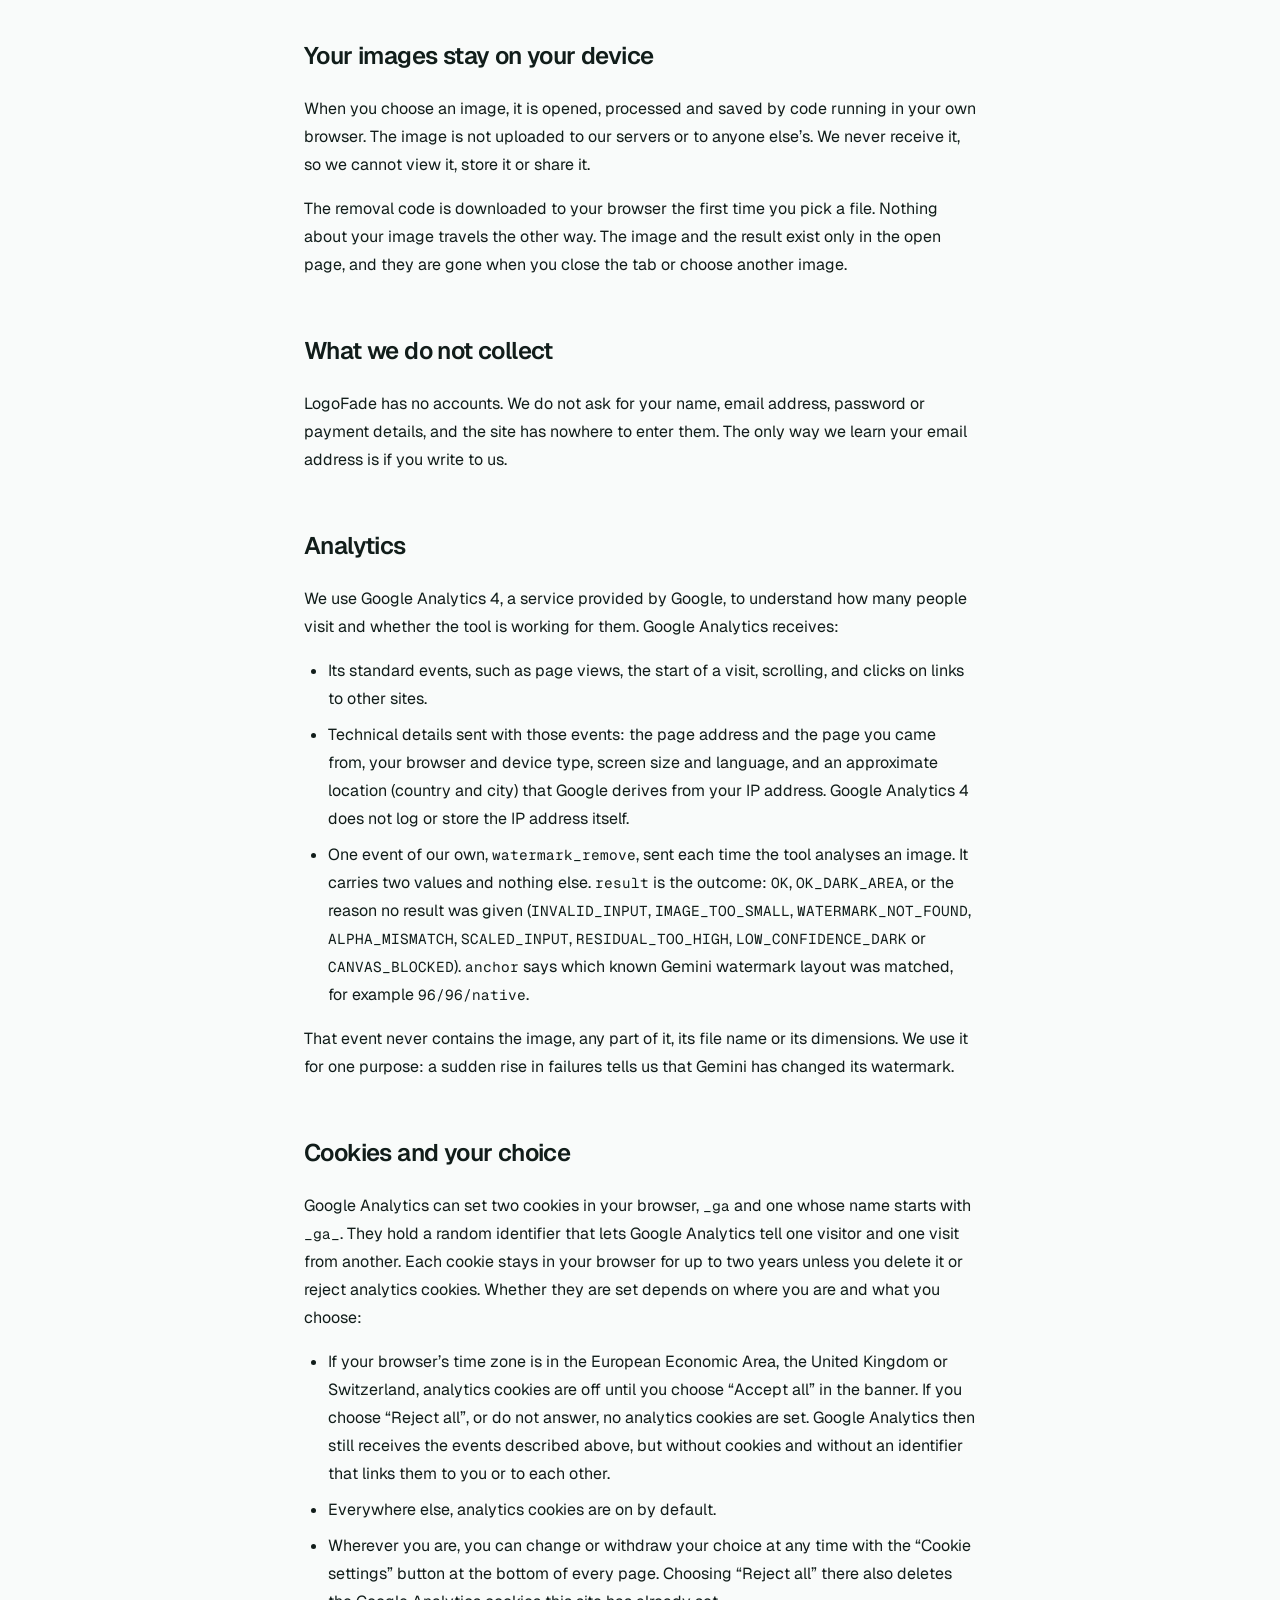
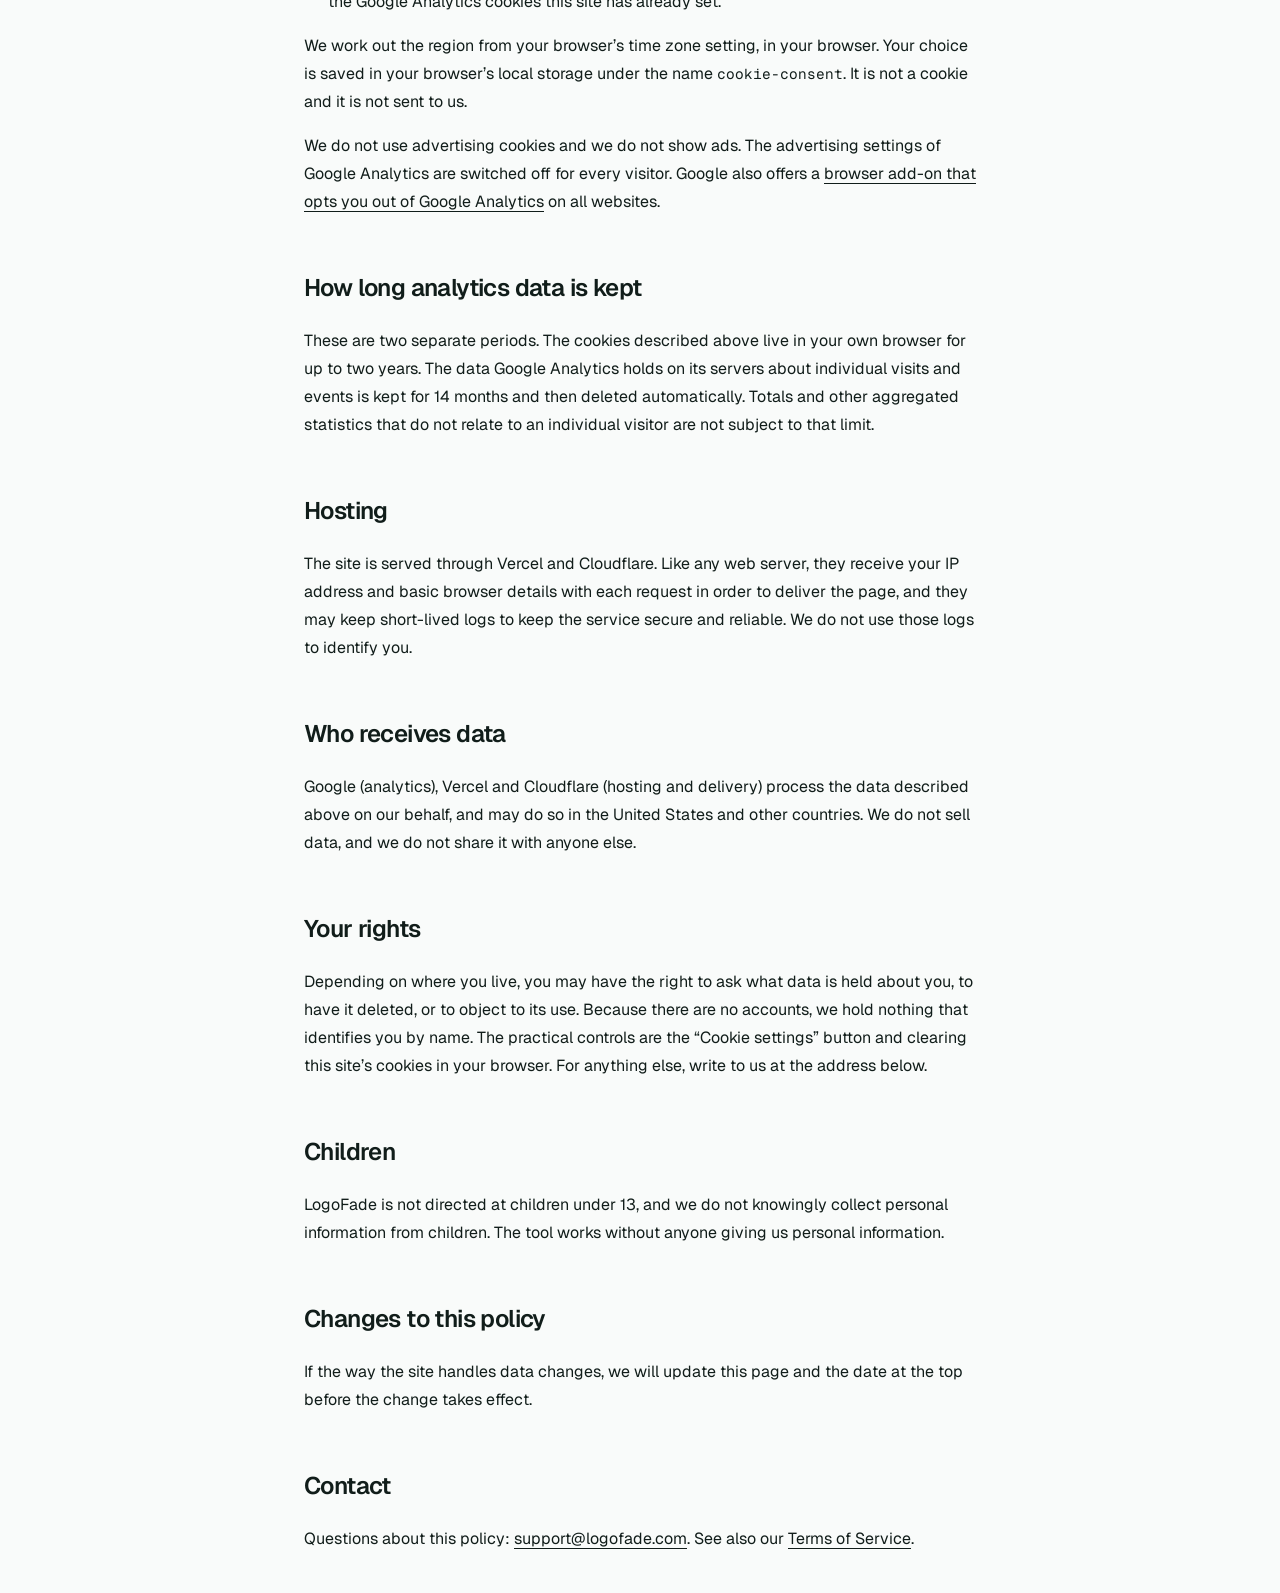
<file: design/privacy/body-sections/preview.html>
<!doctype html>
<html lang="en">
<head>
<meta charset="UTF-8" />
<meta name="viewport" content="width=device-width, initial-scale=1.0" />
<title>/privacy — 正文流预览（LogoFade）</title>
<link rel="preconnect" href="https://fonts.googleapis.com" />
<link rel="preconnect" href="https://fonts.gstatic.com" crossorigin />
<link href="https://fonts.googleapis.com/css2?family=Geist:wght@400;500;600;700&family=Geist+Mono:wght@400;500&display=swap" rel="stylesheet" />
<style>
  :root{ --background:#f9fbfa; --foreground:#111d1a; --muted:#576b66; }
  body{ background:var(--background); color:var(--foreground);
        font-family:"Geist",ui-sans-serif,system-ui,sans-serif;
        -webkit-font-smoothing:antialiased; margin:0; }
  .wrap{ max-width:672px; margin:0 auto; padding:40px 16px; }
  section{ margin-top:56px; }
  section:first-child{ margin-top:0; }
  h2{ font-size:1.5rem; font-weight:600; letter-spacing:-0.025em; margin:0; }
  .body{ margin-top:24px; }
  .body > * + *{ margin-top:16px; }
  p{ line-height:1.75; margin:0; }
  /* 以下三行对应 spec「待我确认」中的现网值，仅用于预览效果 */
  a{ text-decoration:underline; text-underline-offset:4px; color:inherit; }
  ul{ list-style:disc; padding-left:24px; margin:0; }
  li{ margin-top:8px; line-height:1.75; }
  code{ font-family:"Geist Mono",ui-monospace,monospace; font-size:0.9em; }
</style>
</head>
<body>
  <main class="wrap">

    <section>
      <h2>Your images stay on your device</h2>
      <div class="body">
        <p>When you choose an image, it is opened, processed and saved by code running in your own browser. The image is not uploaded to our servers or to anyone else&rsquo;s. We never receive it, so we cannot view it, store it or share it.</p>
        <p>The removal code is downloaded to your browser the first time you pick a file. Nothing about your image travels the other way. The image and the result exist only in the open page, and they are gone when you close the tab or choose another image.</p>
      </div>
    </section>

    <section>
      <h2>What we do not collect</h2>
      <div class="body">
        <p>LogoFade has no accounts. We do not ask for your name, email address, password or payment details, and the site has nowhere to enter them. The only way we learn your email address is if you write to us.</p>
      </div>
    </section>

    <section>
      <h2>Analytics</h2>
      <div class="body">
        <p>We use Google Analytics 4, a service provided by Google, to understand how many people visit and whether the tool is working for them. Google Analytics receives:</p>
        <ul>
          <li>Its standard events, such as page views, the start of a visit, scrolling, and clicks on links to other sites.</li>
          <li>Technical details sent with those events: the page address and the page you came from, your browser and device type, screen size and language, and an approximate location (country and city) that Google derives from your IP address. Google Analytics 4 does not log or store the IP address itself.</li>
          <li>One event of our own, <code>watermark_remove</code>, sent each time the tool analyses an image. It carries two values and nothing else. <code>result</code> is the outcome: <code>OK</code>, <code>OK_DARK_AREA</code>, or the reason no result was given (<code>INVALID_INPUT</code>, <code>IMAGE_TOO_SMALL</code>, <code>WATERMARK_NOT_FOUND</code>, <code>ALPHA_MISMATCH</code>, <code>SCALED_INPUT</code>, <code>RESIDUAL_TOO_HIGH</code>, <code>LOW_CONFIDENCE_DARK</code> or <code>CANVAS_BLOCKED</code>). <code>anchor</code> says which known Gemini watermark layout was matched, for example <code>96/96/native</code>.</li>
        </ul>
        <p>That event never contains the image, any part of it, its file name or its dimensions. We use it for one purpose: a sudden rise in failures tells us that Gemini has changed its watermark.</p>
      </div>
    </section>

    <section>
      <h2>Cookies and your choice</h2>
      <div class="body">
        <p>Google Analytics can set two cookies in your browser, <code>_ga</code> and one whose name starts with <code>_ga_</code>. They hold a random identifier that lets Google Analytics tell one visitor and one visit from another. Each cookie stays in your browser for up to two years unless you delete it or reject analytics cookies. Whether they are set depends on where you are and what you choose:</p>
        <ul>
          <li>If your browser&rsquo;s time zone is in the European Economic Area, the United Kingdom or Switzerland, analytics cookies are off until you choose &ldquo;Accept all&rdquo; in the banner. If you choose &ldquo;Reject all&rdquo;, or do not answer, no analytics cookies are set. Google Analytics then still receives the events described above, but without cookies and without an identifier that links them to you or to each other.</li>
          <li>Everywhere else, analytics cookies are on by default.</li>
          <li>Wherever you are, you can change or withdraw your choice at any time with the &ldquo;Cookie settings&rdquo; button at the bottom of every page. Choosing &ldquo;Reject all&rdquo; there also deletes the Google Analytics cookies this site has already set.</li>
        </ul>
        <p>We work out the region from your browser&rsquo;s time zone setting, in your browser. Your choice is saved in your browser&rsquo;s local storage under the name <code>cookie-consent</code>. It is not a cookie and it is not sent to us.</p>
        <p>We do not use advertising cookies and we do not show ads. The advertising settings of Google Analytics are switched off for every visitor. Google also offers a <a href="https://tools.google.com/dlpage/gaoptout">browser add-on that opts you out of Google Analytics</a> on all websites.</p>
      </div>
    </section>

    <section>
      <h2>How long analytics data is kept</h2>
      <div class="body">
        <p>These are two separate periods. The cookies described above live in your own browser for up to two years. The data Google Analytics holds on its servers about individual visits and events is kept for 14 months and then deleted automatically. Totals and other aggregated statistics that do not relate to an individual visitor are not subject to that limit.</p>
      </div>
    </section>

    <section>
      <h2>Hosting</h2>
      <div class="body">
        <p>The site is served through Vercel and Cloudflare. Like any web server, they receive your IP address and basic browser details with each request in order to deliver the page, and they may keep short-lived logs to keep the service secure and reliable. We do not use those logs to identify you.</p>
      </div>
    </section>

    <section>
      <h2>Who receives data</h2>
      <div class="body">
        <p>Google (analytics), Vercel and Cloudflare (hosting and delivery) process the data described above on our behalf, and may do so in the United States and other countries. We do not sell data, and we do not share it with anyone else.</p>
      </div>
    </section>

    <section>
      <h2>Your rights</h2>
      <div class="body">
        <p>Depending on where you live, you may have the right to ask what data is held about you, to have it deleted, or to object to its use. Because there are no accounts, we hold nothing that identifies you by name. The practical controls are the &ldquo;Cookie settings&rdquo; button and clearing this site&rsquo;s cookies in your browser. For anything else, write to us at the address below.</p>
      </div>
    </section>

    <section>
      <h2>Children</h2>
      <div class="body">
        <p>LogoFade is not directed at children under 13, and we do not knowingly collect personal information from children. The tool works without anyone giving us personal information.</p>
      </div>
    </section>

    <section>
      <h2>Changes to this policy</h2>
      <div class="body">
        <p>If the way the site handles data changes, we will update this page and the date at the top before the change takes effect.</p>
      </div>
    </section>

    <section>
      <h2>Contact</h2>
      <div class="body">
        <p>Questions about this policy: <a href="mailto:support@logofade.com">support@logofade.com</a>. See also our <a href="/terms">Terms of Service</a>.</p>
      </div>
    </section>

  </main>
</body>
</html>
</file>
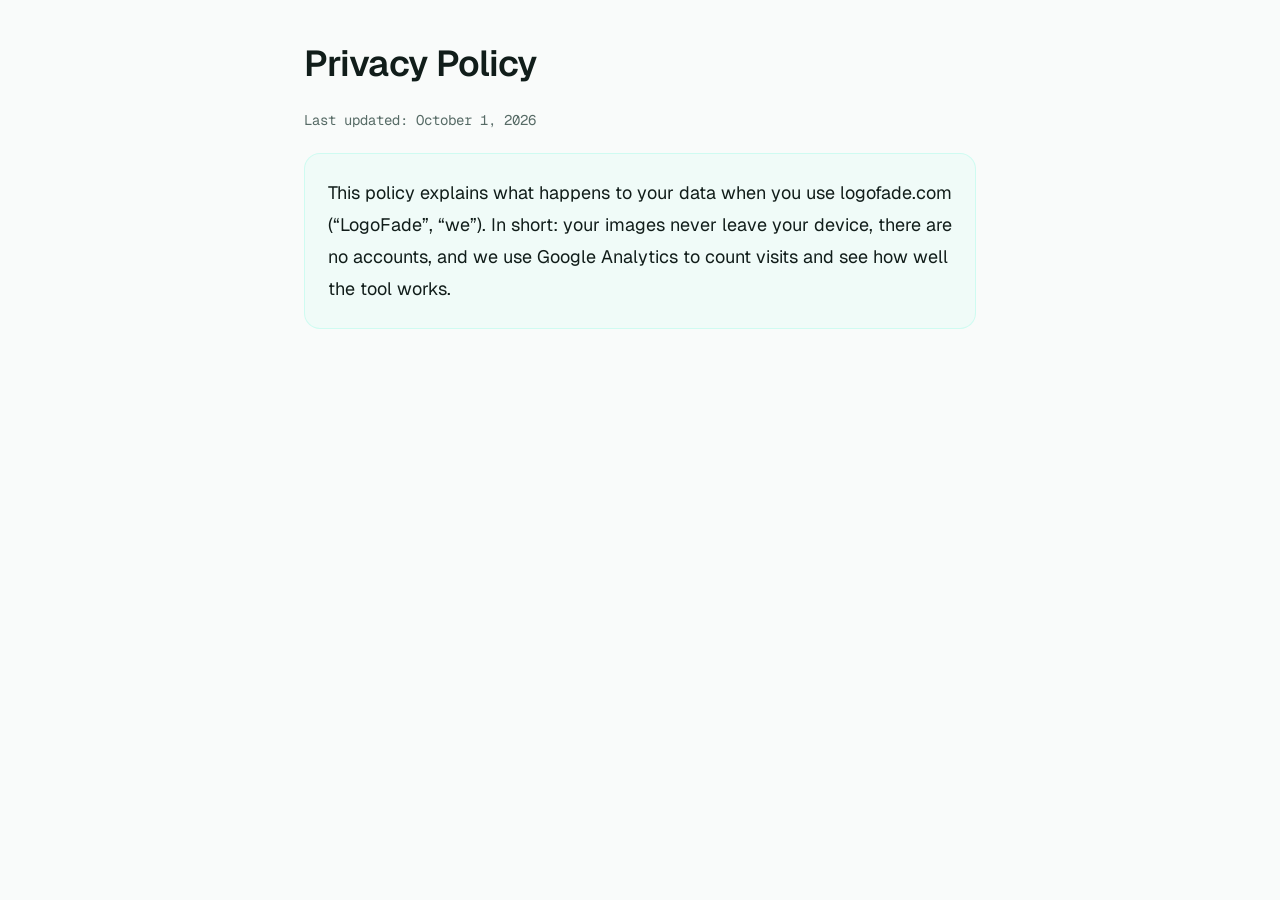
<file: design/privacy/page-header/preview.html>
<!doctype html>
<html lang="en">
<head>
<meta charset="UTF-8" />
<meta name="viewport" content="width=device-width, initial-scale=1.0" />
<title>/privacy — 页头预览（LogoFade）</title>
<link rel="preconnect" href="https://fonts.googleapis.com" />
<link rel="preconnect" href="https://fonts.gstatic.com" crossorigin />
<link href="https://fonts.googleapis.com/css2?family=Geist:wght@400;500;600;700&family=Geist+Mono:wght@400;500&display=swap" rel="stylesheet" />
<style>
  :root{
    --background:#f9fbfa; --foreground:#111d1a; --muted:#576b66;
    --teal-6:#6efcd90f; --teal-25:#6efcd940;
  }
  body{ background:var(--background); color:var(--foreground);
        font-family:"Geist",ui-sans-serif,system-ui,sans-serif;
        -webkit-font-smoothing:antialiased; margin:0; }
  .wrap{ max-width:672px; margin:0 auto; padding:40px 16px; }
  .h1{ font-size:1.875rem; font-weight:600; letter-spacing:-0.025em; margin:0; }
  @media (min-width:640px){ .h1{ font-size:2.25rem; } }
  .date{ margin-top:24px; font-family:"Geist Mono",ui-monospace,monospace;
         font-size:0.875rem; color:var(--muted); }
  .intro-card{ margin-top:24px; border-radius:1rem; background:var(--teal-6);
               padding:24px; box-shadow:inset 0 0 0 1px var(--teal-25); }
  .intro-card p{ margin:0; font-size:1.125rem; line-height:2rem; }
</style>
</head>
<body>
  <main class="wrap">
    <h1 class="h1">Privacy Policy</h1>
    <p class="date">Last updated: October 1, 2026</p>
    <div class="intro-card">
      <p>This policy explains what happens to your data when you use logofade.com (&ldquo;LogoFade&rdquo;, &ldquo;we&rdquo;). In short: your images never leave your device, there are no accounts, and we use Google Analytics to count visits and see how well the tool works.</p>
    </div>
  </main>
</body>
</html>
</file>
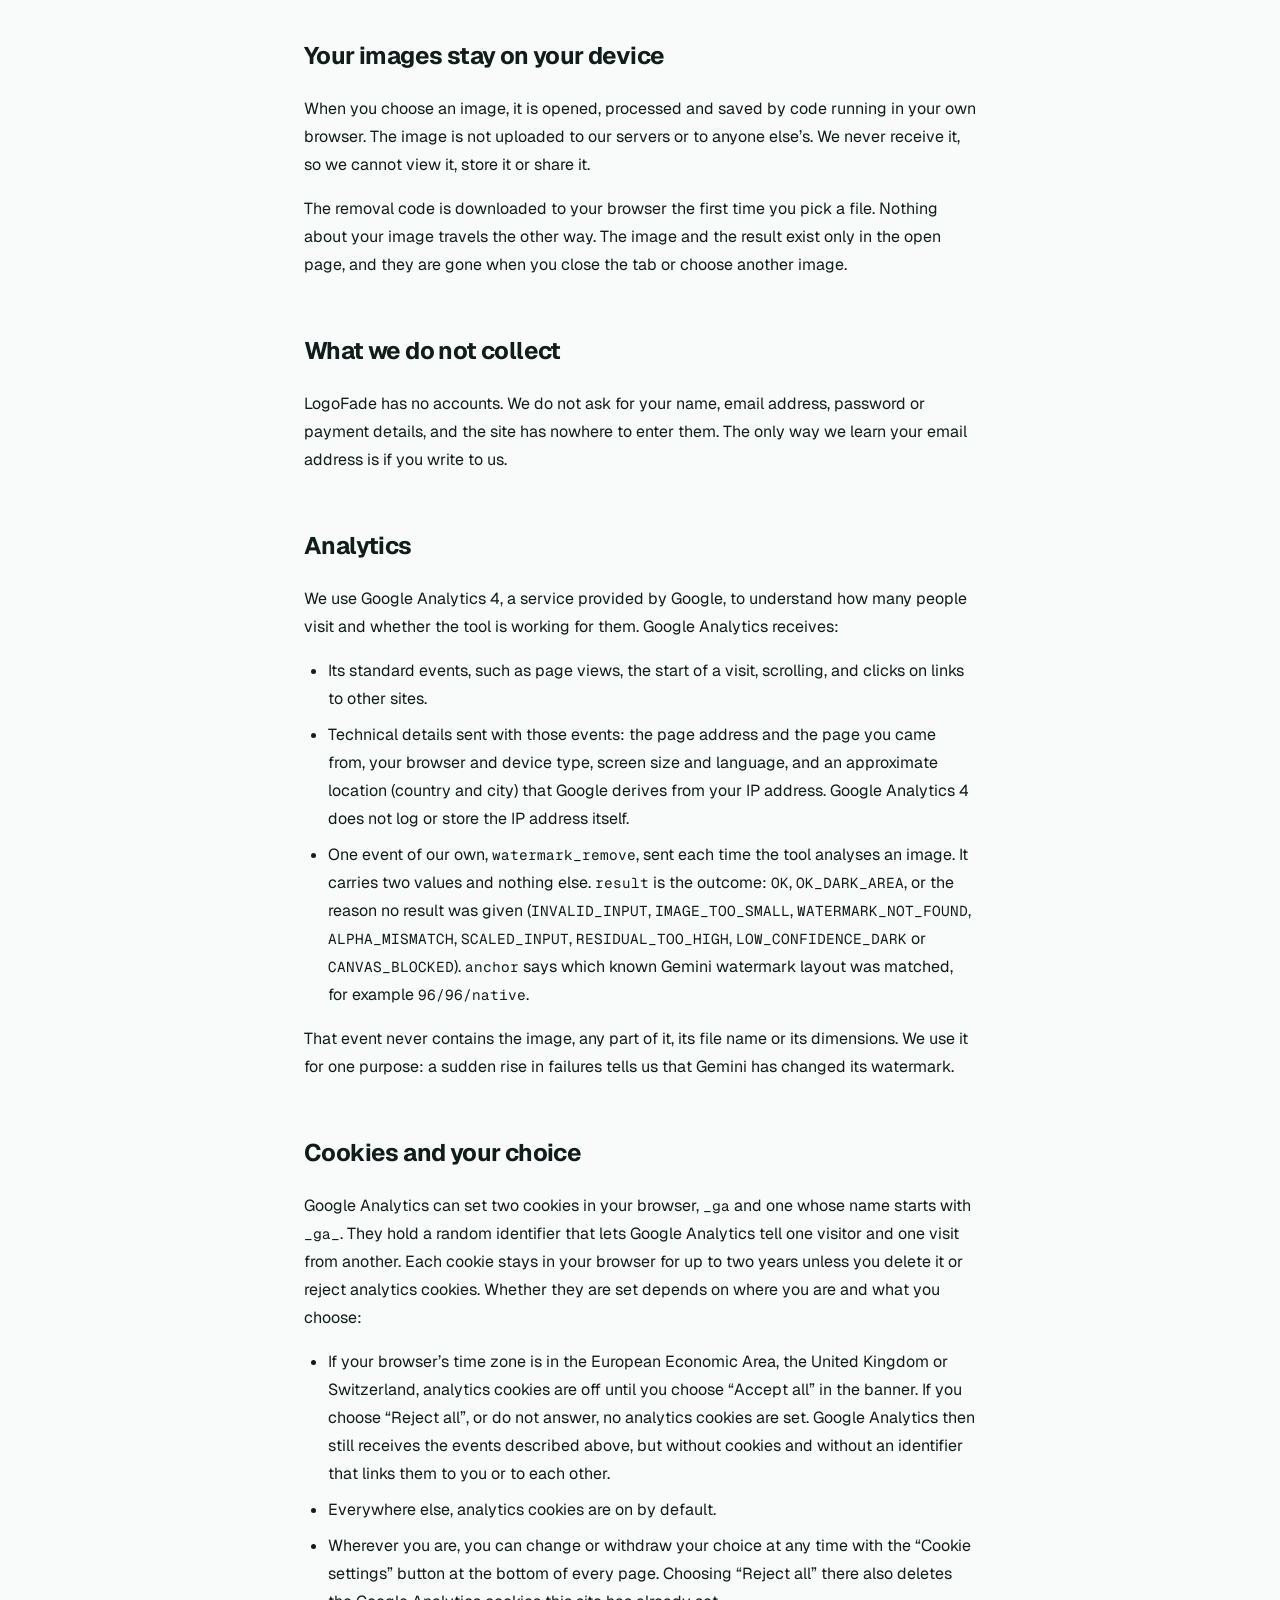
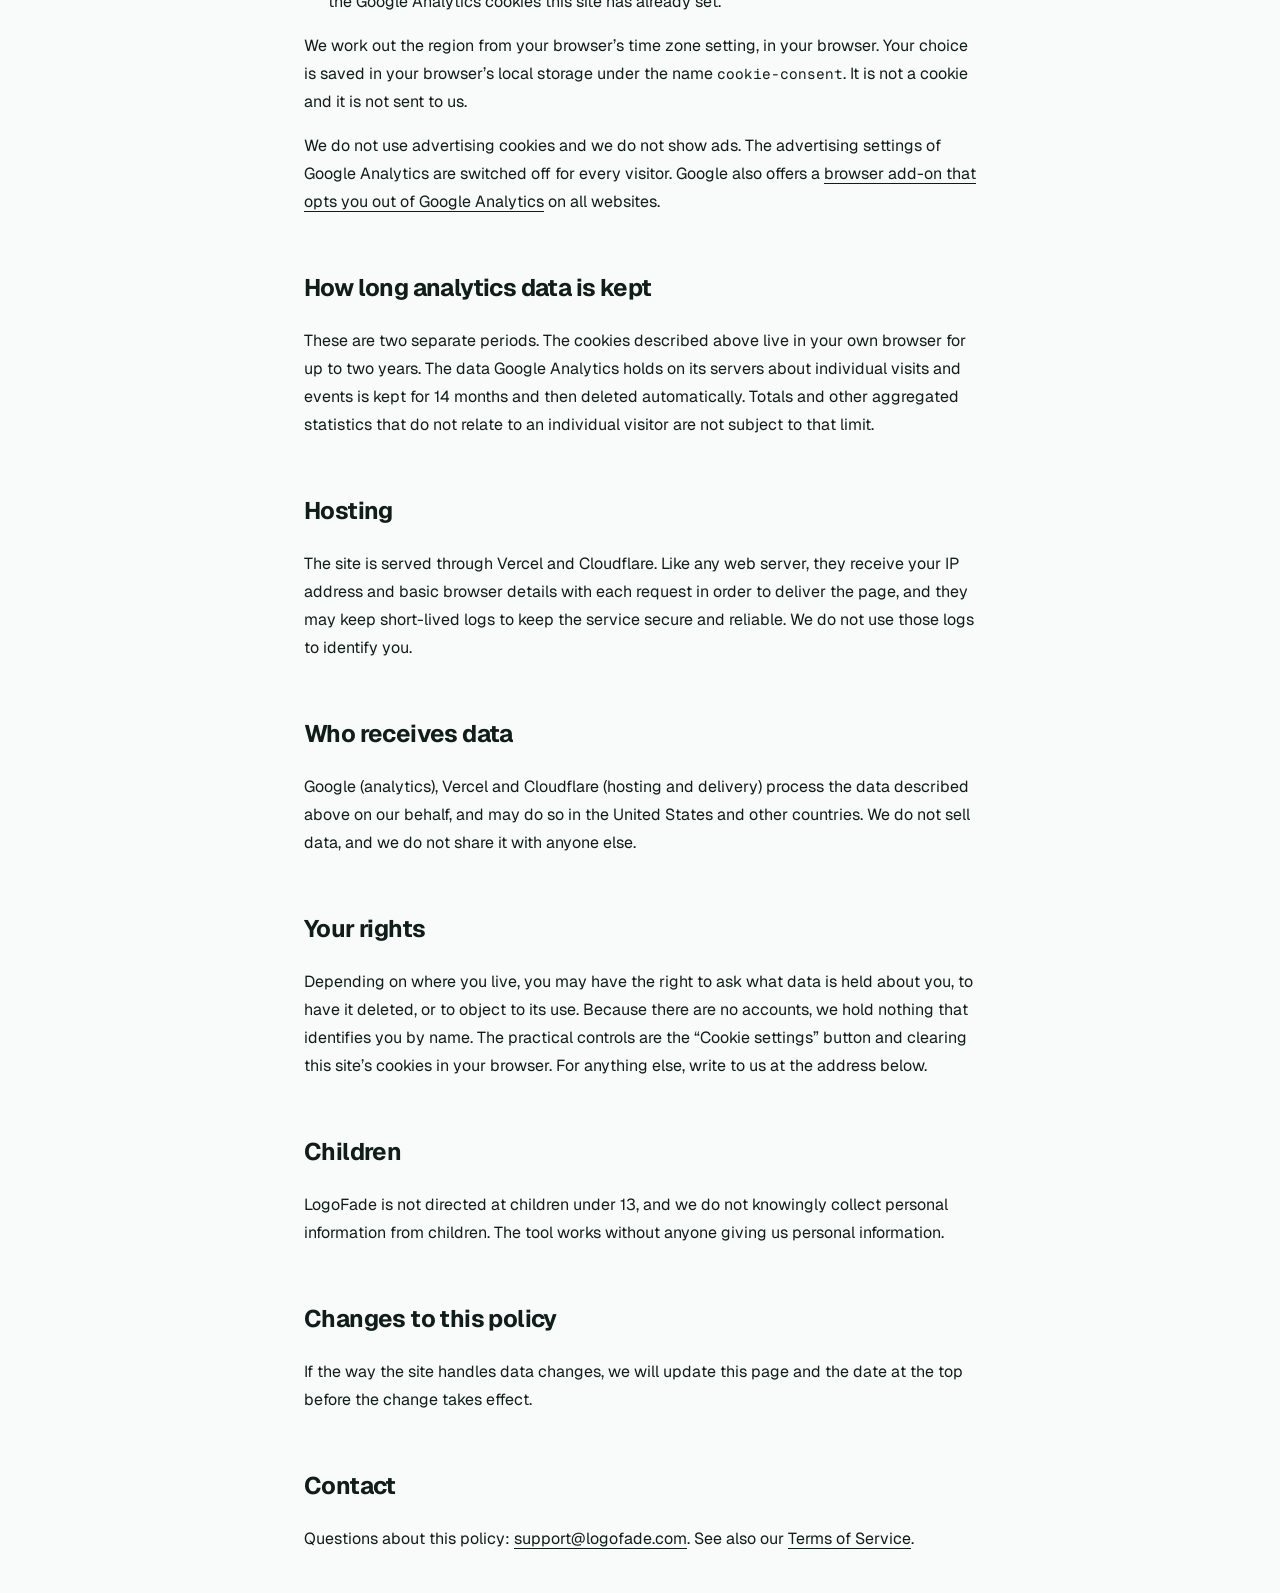
<file: design/privacy/policy-sections/preview.html>
<!doctype html>
<html lang="en">
<head>
<meta charset="UTF-8" />
<meta name="viewport" content="width=device-width, initial-scale=1.0" />
<title>/privacy — 正文流预览（LogoFade）</title>
<link rel="preconnect" href="https://fonts.googleapis.com" />
<link rel="preconnect" href="https://fonts.gstatic.com" crossorigin />
<link href="https://fonts.googleapis.com/css2?family=Geist:wght@400;500;600;700&family=Geist+Mono:wght@400;500&display=swap" rel="stylesheet" />
<style>
  :root{ --background:#f9fbfa; --foreground:#111d1a; --muted:#576b66; }
  body{ background:var(--background); color:var(--foreground);
        font-family:"Geist",ui-sans-serif,system-ui,sans-serif;
        -webkit-font-smoothing:antialiased; margin:0; }
  .wrap{ max-width:672px; margin:0 auto; padding:40px 16px; }
  section{ margin-top:56px; }
  section:first-child{ margin-top:0; }
  h2{ font-size:1.5rem; font-weight:700; letter-spacing:-0.025em; margin:0; }
  .body{ margin-top:24px; }
  .body > * + *{ margin-top:16px; }
  p{ line-height:1.75; margin:0; }
  /* 以下三行对应 spec「待我确认」中的现网值，仅用于预览效果 */
  a{ text-decoration:underline; text-underline-offset:4px; color:inherit; }
  ul{ list-style:disc; padding-left:24px; margin:0; }
  li{ margin-top:8px; line-height:1.75; }
  code{ font-family:"Geist Mono",ui-monospace,monospace; font-size:0.9em; }
</style>
</head>
<body>
  <main class="wrap">

    <section>
      <h2>Your images stay on your device</h2>
      <div class="body">
        <p>When you choose an image, it is opened, processed and saved by code running in your own browser. The image is not uploaded to our servers or to anyone else&rsquo;s. We never receive it, so we cannot view it, store it or share it.</p>
        <p>The removal code is downloaded to your browser the first time you pick a file. Nothing about your image travels the other way. The image and the result exist only in the open page, and they are gone when you close the tab or choose another image.</p>
      </div>
    </section>

    <section>
      <h2>What we do not collect</h2>
      <div class="body">
        <p>LogoFade has no accounts. We do not ask for your name, email address, password or payment details, and the site has nowhere to enter them. The only way we learn your email address is if you write to us.</p>
      </div>
    </section>

    <section>
      <h2>Analytics</h2>
      <div class="body">
        <p>We use Google Analytics 4, a service provided by Google, to understand how many people visit and whether the tool is working for them. Google Analytics receives:</p>
        <ul>
          <li>Its standard events, such as page views, the start of a visit, scrolling, and clicks on links to other sites.</li>
          <li>Technical details sent with those events: the page address and the page you came from, your browser and device type, screen size and language, and an approximate location (country and city) that Google derives from your IP address. Google Analytics 4 does not log or store the IP address itself.</li>
          <li>One event of our own, <code>watermark_remove</code>, sent each time the tool analyses an image. It carries two values and nothing else. <code>result</code> is the outcome: <code>OK</code>, <code>OK_DARK_AREA</code>, or the reason no result was given (<code>INVALID_INPUT</code>, <code>IMAGE_TOO_SMALL</code>, <code>WATERMARK_NOT_FOUND</code>, <code>ALPHA_MISMATCH</code>, <code>SCALED_INPUT</code>, <code>RESIDUAL_TOO_HIGH</code>, <code>LOW_CONFIDENCE_DARK</code> or <code>CANVAS_BLOCKED</code>). <code>anchor</code> says which known Gemini watermark layout was matched, for example <code>96/96/native</code>.</li>
        </ul>
        <p>That event never contains the image, any part of it, its file name or its dimensions. We use it for one purpose: a sudden rise in failures tells us that Gemini has changed its watermark.</p>
      </div>
    </section>

    <section>
      <h2>Cookies and your choice</h2>
      <div class="body">
        <p>Google Analytics can set two cookies in your browser, <code>_ga</code> and one whose name starts with <code>_ga_</code>. They hold a random identifier that lets Google Analytics tell one visitor and one visit from another. Each cookie stays in your browser for up to two years unless you delete it or reject analytics cookies. Whether they are set depends on where you are and what you choose:</p>
        <ul>
          <li>If your browser&rsquo;s time zone is in the European Economic Area, the United Kingdom or Switzerland, analytics cookies are off until you choose &ldquo;Accept all&rdquo; in the banner. If you choose &ldquo;Reject all&rdquo;, or do not answer, no analytics cookies are set. Google Analytics then still receives the events described above, but without cookies and without an identifier that links them to you or to each other.</li>
          <li>Everywhere else, analytics cookies are on by default.</li>
          <li>Wherever you are, you can change or withdraw your choice at any time with the &ldquo;Cookie settings&rdquo; button at the bottom of every page. Choosing &ldquo;Reject all&rdquo; there also deletes the Google Analytics cookies this site has already set.</li>
        </ul>
        <p>We work out the region from your browser&rsquo;s time zone setting, in your browser. Your choice is saved in your browser&rsquo;s local storage under the name <code>cookie-consent</code>. It is not a cookie and it is not sent to us.</p>
        <p>We do not use advertising cookies and we do not show ads. The advertising settings of Google Analytics are switched off for every visitor. Google also offers a <a href="https://tools.google.com/dlpage/gaoptout">browser add-on that opts you out of Google Analytics</a> on all websites.</p>
      </div>
    </section>

    <section>
      <h2>How long analytics data is kept</h2>
      <div class="body">
        <p>These are two separate periods. The cookies described above live in your own browser for up to two years. The data Google Analytics holds on its servers about individual visits and events is kept for 14 months and then deleted automatically. Totals and other aggregated statistics that do not relate to an individual visitor are not subject to that limit.</p>
      </div>
    </section>

    <section>
      <h2>Hosting</h2>
      <div class="body">
        <p>The site is served through Vercel and Cloudflare. Like any web server, they receive your IP address and basic browser details with each request in order to deliver the page, and they may keep short-lived logs to keep the service secure and reliable. We do not use those logs to identify you.</p>
      </div>
    </section>

    <section>
      <h2>Who receives data</h2>
      <div class="body">
        <p>Google (analytics), Vercel and Cloudflare (hosting and delivery) process the data described above on our behalf, and may do so in the United States and other countries. We do not sell data, and we do not share it with anyone else.</p>
      </div>
    </section>

    <section>
      <h2>Your rights</h2>
      <div class="body">
        <p>Depending on where you live, you may have the right to ask what data is held about you, to have it deleted, or to object to its use. Because there are no accounts, we hold nothing that identifies you by name. The practical controls are the &ldquo;Cookie settings&rdquo; button and clearing this site&rsquo;s cookies in your browser. For anything else, write to us at the address below.</p>
      </div>
    </section>

    <section>
      <h2>Children</h2>
      <div class="body">
        <p>LogoFade is not directed at children under 13, and we do not knowingly collect personal information from children. The tool works without anyone giving us personal information.</p>
      </div>
    </section>

    <section>
      <h2>Changes to this policy</h2>
      <div class="body">
        <p>If the way the site handles data changes, we will update this page and the date at the top before the change takes effect.</p>
      </div>
    </section>

    <section>
      <h2>Contact</h2>
      <div class="body">
        <p>Questions about this policy: <a href="mailto:support@logofade.com">support@logofade.com</a>. See also our <a href="/terms">Terms of Service</a>.</p>
      </div>
    </section>

  </main>
</body>
</html>
</file>
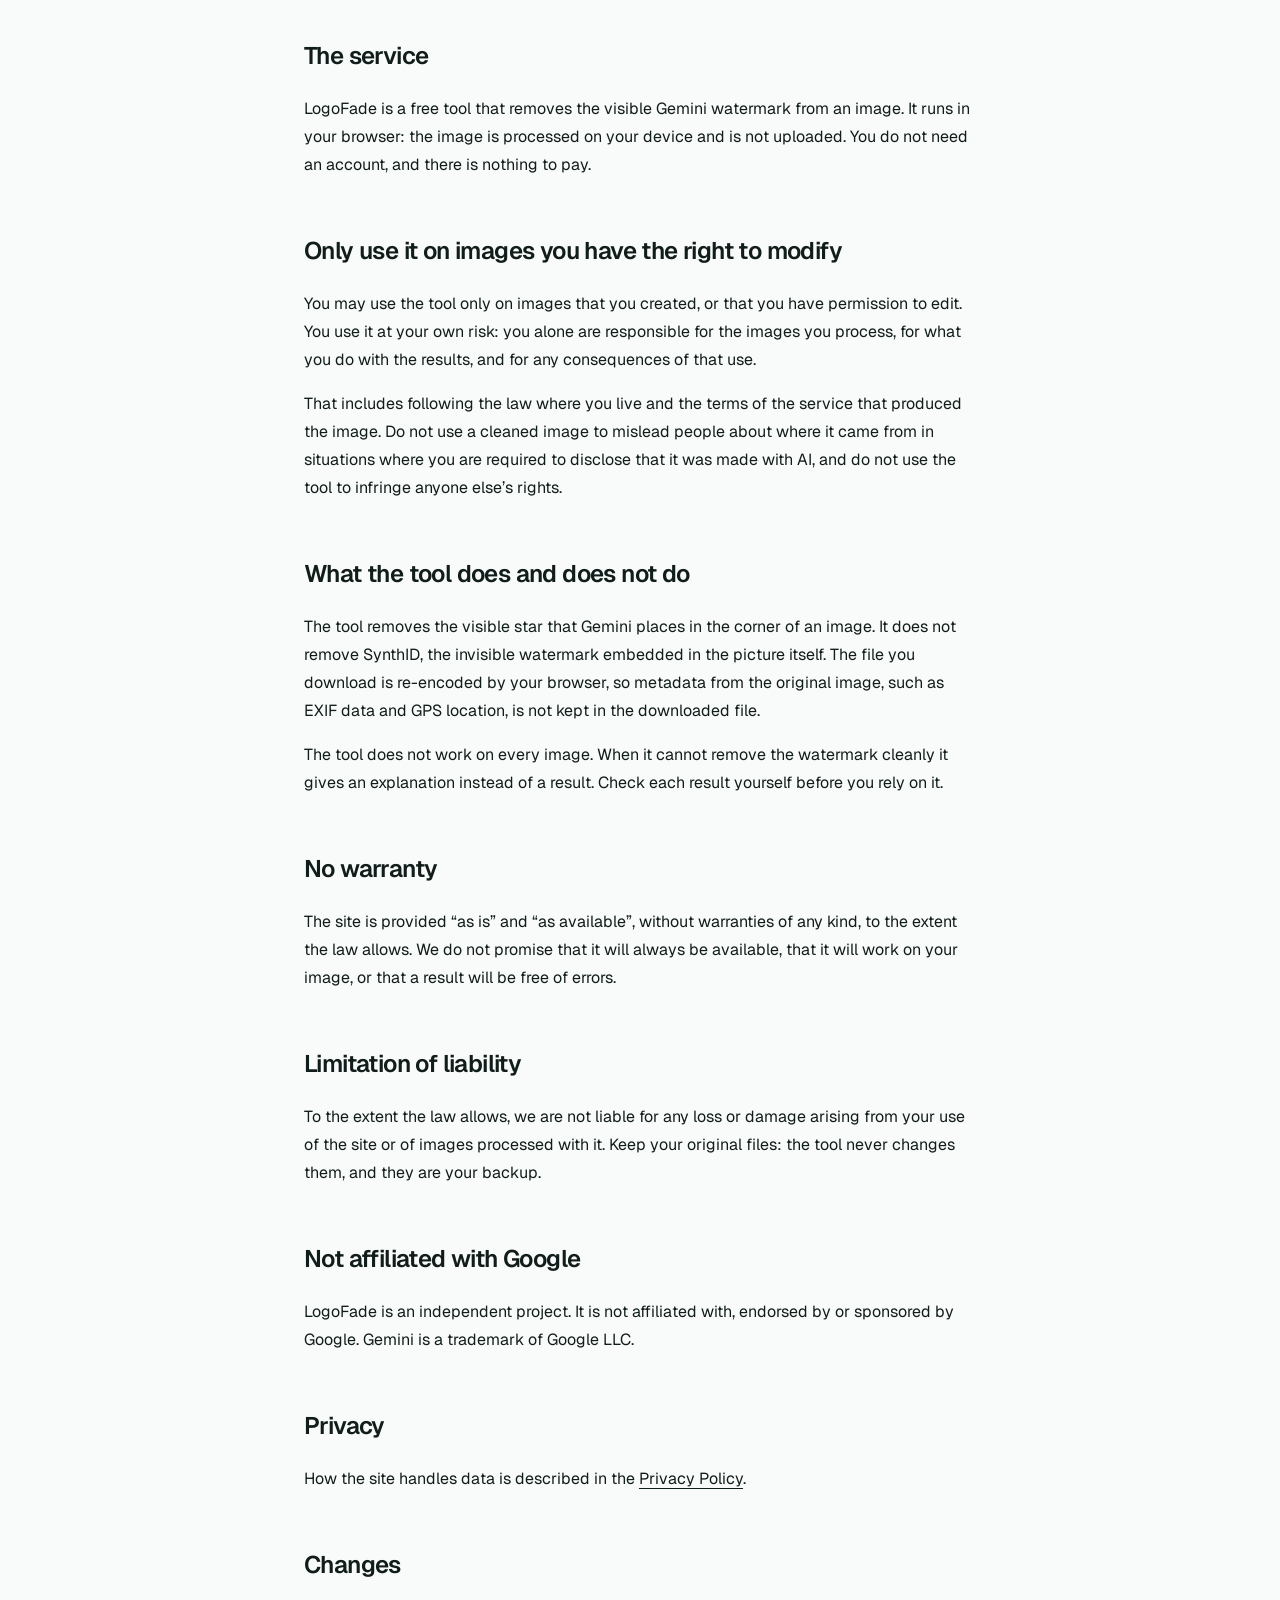
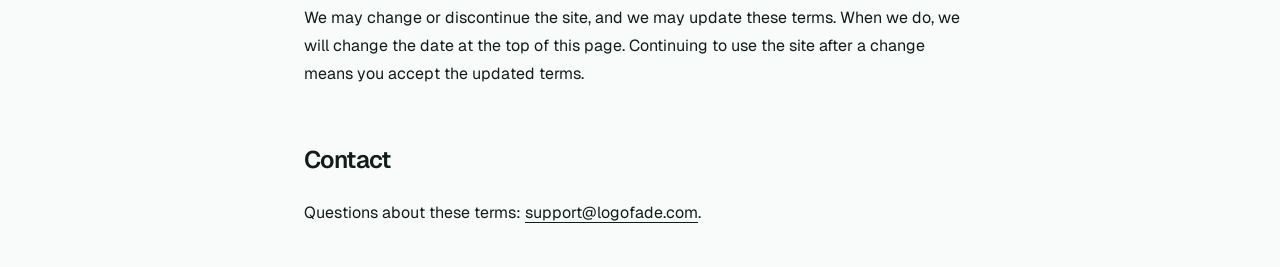
<file: design/terms/body-sections/preview.html>
<!doctype html>
<html lang="en">
<head>
<meta charset="UTF-8" />
<meta name="viewport" content="width=device-width, initial-scale=1.0" />
<title>/terms — 正文流预览（LogoFade）</title>
<link rel="preconnect" href="https://fonts.googleapis.com" />
<link rel="preconnect" href="https://fonts.gstatic.com" crossorigin />
<link href="https://fonts.googleapis.com/css2?family=Geist:wght@400;500;600;700&family=Geist+Mono:wght@400;500&display=swap" rel="stylesheet" />
<style>
  :root{ --background:#f9fbfa; --foreground:#111d1a; --muted:#576b66; }
  body{ background:var(--background); color:var(--foreground);
        font-family:"Geist",ui-sans-serif,system-ui,sans-serif;
        -webkit-font-smoothing:antialiased; margin:0; }
  .wrap{ max-width:672px; margin:0 auto; padding:40px 16px; }
  section{ margin-top:56px; }
  section:first-child{ margin-top:0; }
  h2{ font-size:1.5rem; font-weight:600; letter-spacing:-0.025em; margin:0; }
  .body{ margin-top:24px; }
  .body > * + *{ margin-top:16px; }
  p{ line-height:1.75; margin:0; }
  /* 以下一行对应 spec「待我确认」中的现网值，仅用于预览效果 */
  a{ text-decoration:underline; text-underline-offset:4px; color:inherit; }
</style>
</head>
<body>
  <main class="wrap">

    <section>
      <h2>The service</h2>
      <div class="body">
        <p>LogoFade is a free tool that removes the visible Gemini watermark from an image. It runs in your browser: the image is processed on your device and is not uploaded. You do not need an account, and there is nothing to pay.</p>
      </div>
    </section>

    <section>
      <h2>Only use it on images you have the right to modify</h2>
      <div class="body">
        <p>You may use the tool only on images that you created, or that you have permission to edit. You use it at your own risk: you alone are responsible for the images you process, for what you do with the results, and for any consequences of that use.</p>
        <p>That includes following the law where you live and the terms of the service that produced the image. Do not use a cleaned image to mislead people about where it came from in situations where you are required to disclose that it was made with AI, and do not use the tool to infringe anyone else&rsquo;s rights.</p>
      </div>
    </section>

    <section>
      <h2>What the tool does and does not do</h2>
      <div class="body">
        <p>The tool removes the visible star that Gemini places in the corner of an image. It does not remove SynthID, the invisible watermark embedded in the picture itself. The file you download is re-encoded by your browser, so metadata from the original image, such as EXIF data and GPS location, is not kept in the downloaded file.</p>
        <p>The tool does not work on every image. When it cannot remove the watermark cleanly it gives an explanation instead of a result. Check each result yourself before you rely on it.</p>
      </div>
    </section>

    <section>
      <h2>No warranty</h2>
      <div class="body">
        <p>The site is provided &ldquo;as is&rdquo; and &ldquo;as available&rdquo;, without warranties of any kind, to the extent the law allows. We do not promise that it will always be available, that it will work on your image, or that a result will be free of errors.</p>
      </div>
    </section>

    <section>
      <h2>Limitation of liability</h2>
      <div class="body">
        <p>To the extent the law allows, we are not liable for any loss or damage arising from your use of the site or of images processed with it. Keep your original files: the tool never changes them, and they are your backup.</p>
      </div>
    </section>

    <section>
      <h2>Not affiliated with Google</h2>
      <div class="body">
        <p>LogoFade is an independent project. It is not affiliated with, endorsed by or sponsored by Google. Gemini is a trademark of Google LLC.</p>
      </div>
    </section>

    <section>
      <h2>Privacy</h2>
      <div class="body">
        <p>How the site handles data is described in the <a href="/privacy">Privacy Policy</a>.</p>
      </div>
    </section>

    <section>
      <h2>Changes</h2>
      <div class="body">
        <p>We may change or discontinue the site, and we may update these terms. When we do, we will change the date at the top of this page. Continuing to use the site after a change means you accept the updated terms.</p>
      </div>
    </section>

    <section>
      <h2>Contact</h2>
      <div class="body">
        <p>Questions about these terms: <a href="mailto:support@logofade.com">support@logofade.com</a>.</p>
      </div>
    </section>

  </main>
</body>
</html>
</file>
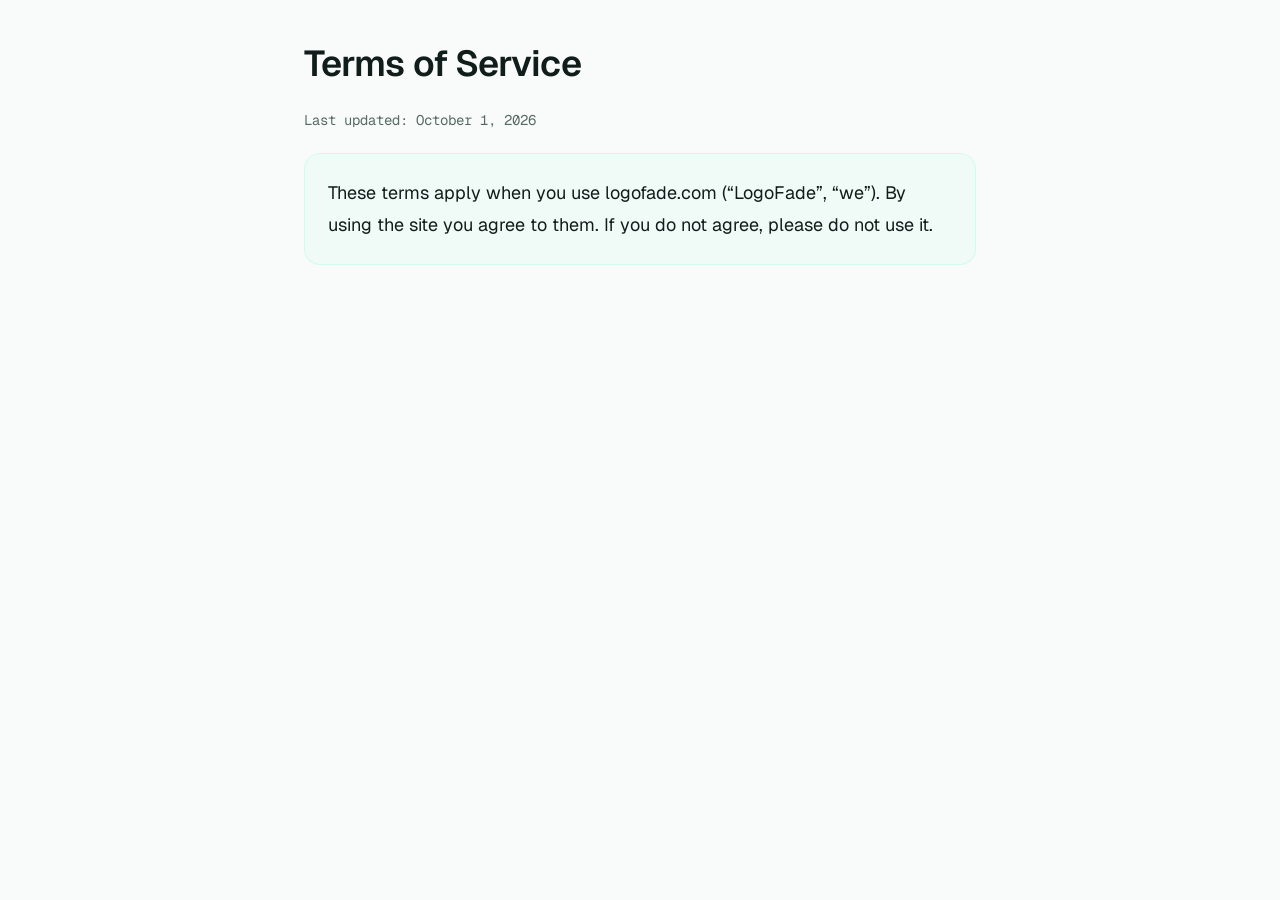
<file: design/terms/page-header/preview.html>
<!doctype html>
<html lang="en">
<head>
<meta charset="UTF-8" />
<meta name="viewport" content="width=device-width, initial-scale=1.0" />
<title>/terms — 页头预览（LogoFade）</title>
<link rel="preconnect" href="https://fonts.googleapis.com" />
<link rel="preconnect" href="https://fonts.gstatic.com" crossorigin />
<link href="https://fonts.googleapis.com/css2?family=Geist:wght@400;500;600;700&family=Geist+Mono:wght@400;500&display=swap" rel="stylesheet" />
<style>
  :root{
    --background:#f9fbfa; --foreground:#111d1a; --muted:#576b66;
    --teal-6:#6efcd90f; --teal-25:#6efcd940;
  }
  body{ background:var(--background); color:var(--foreground);
        font-family:"Geist",ui-sans-serif,system-ui,sans-serif;
        -webkit-font-smoothing:antialiased; margin:0; }
  .wrap{ max-width:672px; margin:0 auto; padding:40px 16px; }
  .h1{ font-size:1.875rem; font-weight:600; letter-spacing:-0.025em; margin:0; }
  @media (min-width:640px){ .h1{ font-size:2.25rem; } }
  .date{ margin-top:24px; font-family:"Geist Mono",ui-monospace,monospace;
         font-size:0.875rem; color:var(--muted); }
  .intro-card{ margin-top:24px; border-radius:1rem; background:var(--teal-6);
               padding:24px; box-shadow:inset 0 0 0 1px var(--teal-25); }
  .intro-card p{ margin:0; font-size:1.125rem; line-height:2rem; }
</style>
</head>
<body>
  <main class="wrap">
    <h1 class="h1">Terms of Service</h1>
    <p class="date">Last updated: October 1, 2026</p>
    <div class="intro-card">
      <p>These terms apply when you use logofade.com (&ldquo;LogoFade&rdquo;, &ldquo;we&rdquo;). By using the site you agree to them. If you do not agree, please do not use it.</p>
    </div>
  </main>
</body>
</html>
</file>
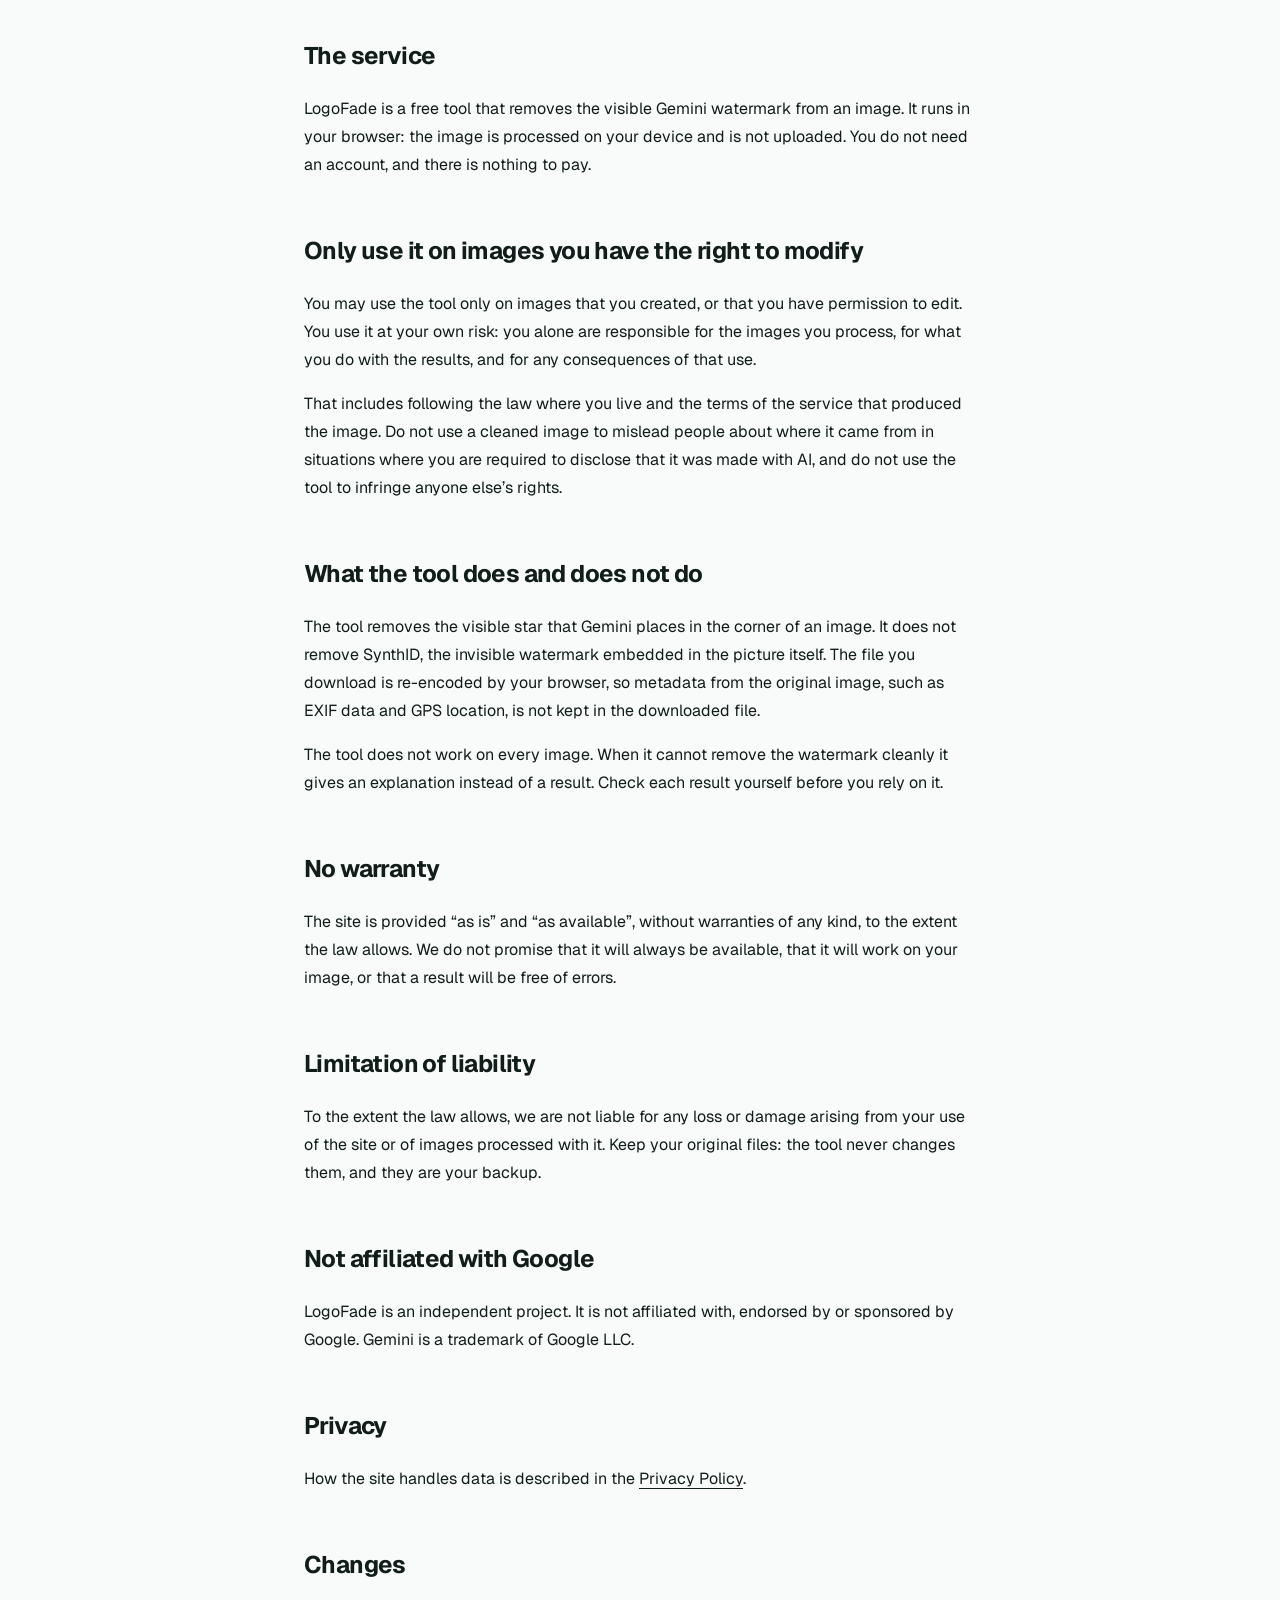
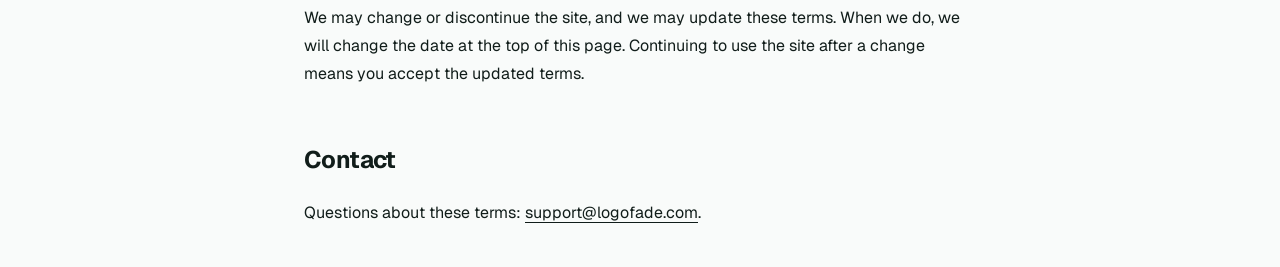
<file: design/terms/terms-sections/preview.html>
<!doctype html>
<html lang="en">
<head>
<meta charset="UTF-8" />
<meta name="viewport" content="width=device-width, initial-scale=1.0" />
<title>/terms — 正文流预览（LogoFade）</title>
<link rel="preconnect" href="https://fonts.googleapis.com" />
<link rel="preconnect" href="https://fonts.gstatic.com" crossorigin />
<link href="https://fonts.googleapis.com/css2?family=Geist:wght@400;500;600;700&family=Geist+Mono:wght@400;500&display=swap" rel="stylesheet" />
<style>
  :root{ --background:#f9fbfa; --foreground:#111d1a; --muted:#576b66; }
  body{ background:var(--background); color:var(--foreground);
        font-family:"Geist",ui-sans-serif,system-ui,sans-serif;
        -webkit-font-smoothing:antialiased; margin:0; }
  .wrap{ max-width:672px; margin:0 auto; padding:40px 16px; }
  section{ margin-top:56px; }
  section:first-child{ margin-top:0; }
  h2{ font-size:1.5rem; font-weight:700; letter-spacing:-0.025em; margin:0; }
  .body{ margin-top:24px; }
  .body > * + *{ margin-top:16px; }
  p{ line-height:1.75; margin:0; }
  /* 以下一行对应 spec「待我确认」中的现网值，仅用于预览效果 */
  a{ text-decoration:underline; text-underline-offset:4px; color:inherit; }
</style>
</head>
<body>
  <main class="wrap">

    <section>
      <h2>The service</h2>
      <div class="body">
        <p>LogoFade is a free tool that removes the visible Gemini watermark from an image. It runs in your browser: the image is processed on your device and is not uploaded. You do not need an account, and there is nothing to pay.</p>
      </div>
    </section>

    <section>
      <h2>Only use it on images you have the right to modify</h2>
      <div class="body">
        <p>You may use the tool only on images that you created, or that you have permission to edit. You use it at your own risk: you alone are responsible for the images you process, for what you do with the results, and for any consequences of that use.</p>
        <p>That includes following the law where you live and the terms of the service that produced the image. Do not use a cleaned image to mislead people about where it came from in situations where you are required to disclose that it was made with AI, and do not use the tool to infringe anyone else&rsquo;s rights.</p>
      </div>
    </section>

    <section>
      <h2>What the tool does and does not do</h2>
      <div class="body">
        <p>The tool removes the visible star that Gemini places in the corner of an image. It does not remove SynthID, the invisible watermark embedded in the picture itself. The file you download is re-encoded by your browser, so metadata from the original image, such as EXIF data and GPS location, is not kept in the downloaded file.</p>
        <p>The tool does not work on every image. When it cannot remove the watermark cleanly it gives an explanation instead of a result. Check each result yourself before you rely on it.</p>
      </div>
    </section>

    <section>
      <h2>No warranty</h2>
      <div class="body">
        <p>The site is provided &ldquo;as is&rdquo; and &ldquo;as available&rdquo;, without warranties of any kind, to the extent the law allows. We do not promise that it will always be available, that it will work on your image, or that a result will be free of errors.</p>
      </div>
    </section>

    <section>
      <h2>Limitation of liability</h2>
      <div class="body">
        <p>To the extent the law allows, we are not liable for any loss or damage arising from your use of the site or of images processed with it. Keep your original files: the tool never changes them, and they are your backup.</p>
      </div>
    </section>

    <section>
      <h2>Not affiliated with Google</h2>
      <div class="body">
        <p>LogoFade is an independent project. It is not affiliated with, endorsed by or sponsored by Google. Gemini is a trademark of Google LLC.</p>
      </div>
    </section>

    <section>
      <h2>Privacy</h2>
      <div class="body">
        <p>How the site handles data is described in the <a href="/privacy">Privacy Policy</a>.</p>
      </div>
    </section>

    <section>
      <h2>Changes</h2>
      <div class="body">
        <p>We may change or discontinue the site, and we may update these terms. When we do, we will change the date at the top of this page. Continuing to use the site after a change means you accept the updated terms.</p>
      </div>
    </section>

    <section>
      <h2>Contact</h2>
      <div class="body">
        <p>Questions about these terms: <a href="mailto:support@logofade.com">support@logofade.com</a>.</p>
      </div>
    </section>

  </main>
</body>
</html>
</file>
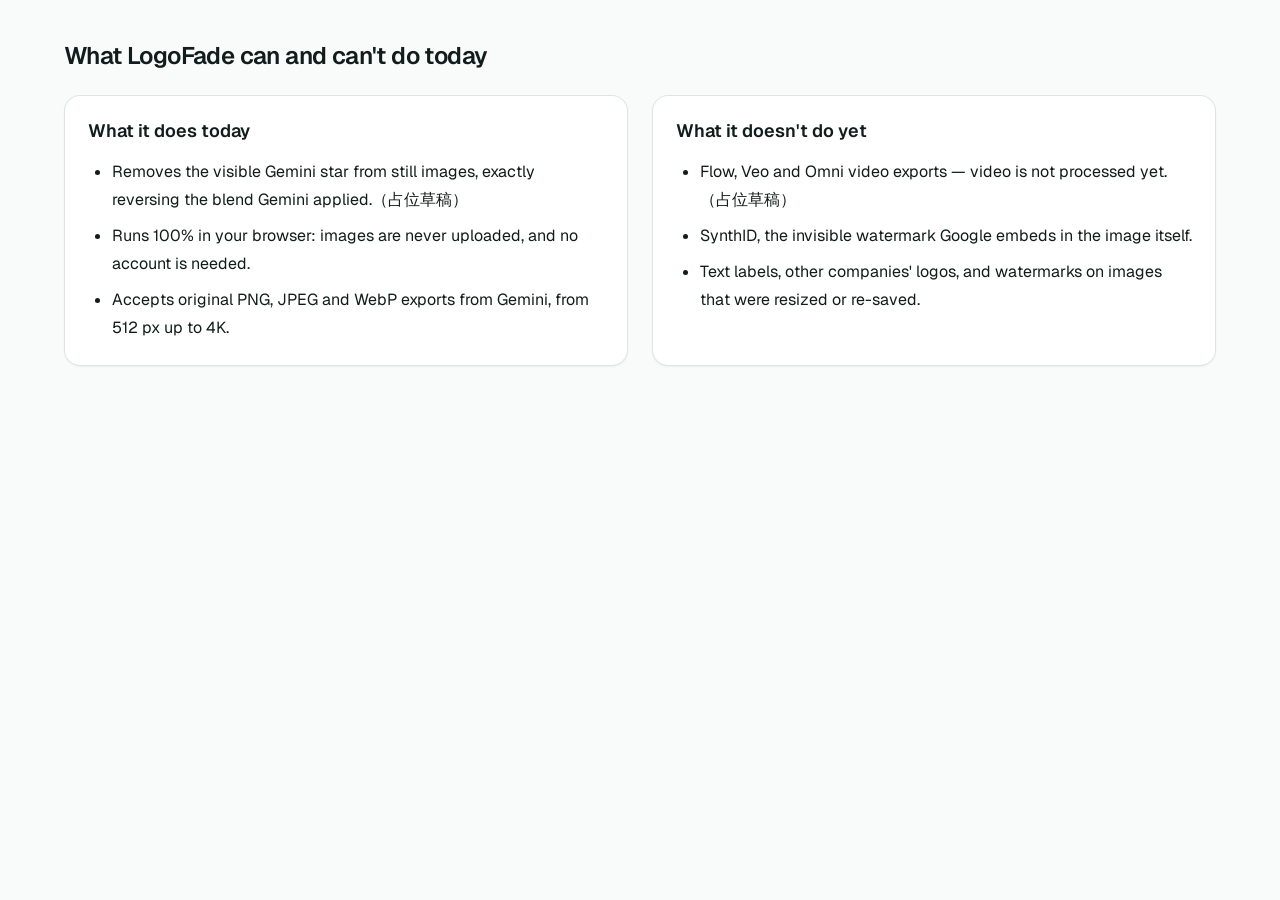
<file: design/google-flow-watermark-remover/body-sections/capability-boundaries/preview.html>
<!doctype html>
<html lang="en">
<head>
<meta charset="UTF-8" />
<meta name="viewport" content="width=device-width, initial-scale=1.0" />
<title>/google-flow-watermark-remover — 能力边界预览（LogoFade）</title>
<link rel="preconnect" href="https://fonts.googleapis.com" />
<link rel="preconnect" href="https://fonts.gstatic.com" crossorigin />
<link href="https://fonts.googleapis.com/css2?family=Geist:wght@400;500;600&display=swap" rel="stylesheet" />
<style>
  :root{ --background:#f9fbfa; --foreground:#111d1a; --card:#fff; --border:#dce5e3; }
  body{ background:var(--background); color:var(--foreground);
        font-family:"Geist",ui-sans-serif,system-ui,sans-serif;
        -webkit-font-smoothing:antialiased; margin:0; }
  .wrap{ max-width:1152px; margin:0 auto; padding:40px 16px; }
  h2{ font-size:1.5rem; font-weight:600; letter-spacing:-0.025em; margin:0; }
  .cols{ margin-top:24px; display:grid; gap:24px; }
  @media (min-width:1024px){ .cols{ grid-template-columns:1fr 1fr; } }
  .card{ border-radius:1rem; background:var(--card); padding:24px;
         box-shadow:0 1px 2px rgb(0 0 0 / 0.05), inset 0 0 0 1px var(--border); }
  h3{ font-size:1.125rem; font-weight:600; margin:0; }
  ul{ list-style:disc; padding-left:24px; margin:16px 0 0; }
  li{ margin-top:8px; line-height:1.75; }
</style>
</head>
<body>
  <main class="wrap">
    <section>
      <h2>What LogoFade can and can't do today</h2>
      <div class="cols">
        <div class="card">
          <h3>What it does today</h3>
          <ul>
            <li>Removes the visible Gemini star from still images, exactly reversing the blend Gemini applied.（占位草稿）</li>
            <li>Runs 100% in your browser: images are never uploaded, and no account is needed.</li>
            <li>Accepts original PNG, JPEG and WebP exports from Gemini, from 512 px up to 4K.</li>
          </ul>
        </div>
        <div class="card">
          <h3>What it doesn't do yet</h3>
          <ul>
            <li>Flow, Veo and Omni video exports — video is not processed yet.（占位草稿）</li>
            <li>SynthID, the invisible watermark Google embeds in the image itself.</li>
            <li>Text labels, other companies' logos, and watermarks on images that were resized or re-saved.</li>
          </ul>
        </div>
      </div>
    </section>
  </main>
</body>
</html>
</file>
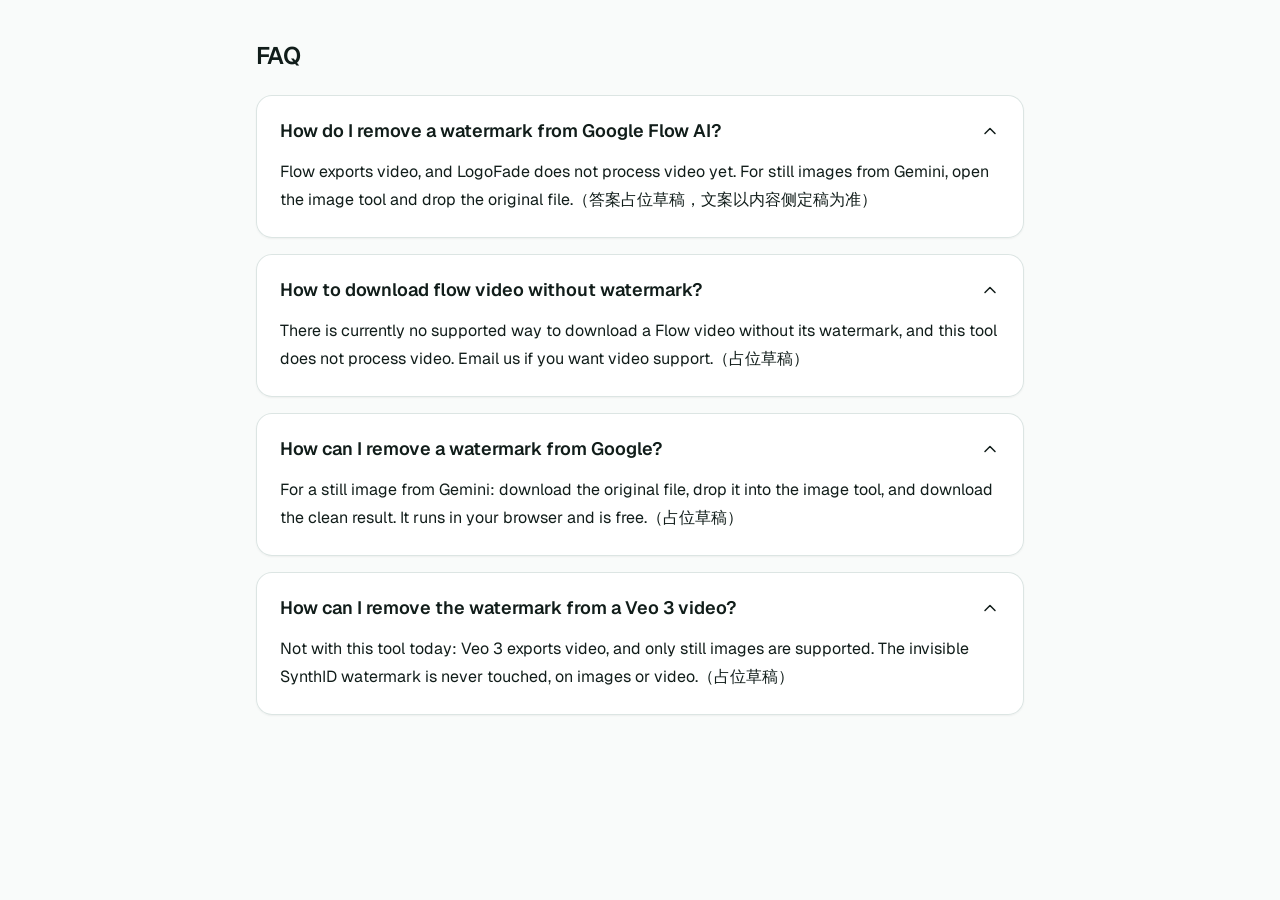
<file: design/google-flow-watermark-remover/body-sections/faq/preview.html>
<!doctype html>
<html lang="en">
<head>
<meta charset="UTF-8" />
<meta name="viewport" content="width=device-width, initial-scale=1.0" />
<title>/google-flow-watermark-remover — FAQ 预览（LogoFade）</title>
<link rel="preconnect" href="https://fonts.googleapis.com" />
<link rel="preconnect" href="https://fonts.gstatic.com" crossorigin />
<link href="https://fonts.googleapis.com/css2?family=Geist:wght@400;500;600&display=swap" rel="stylesheet" />
<style>
  :root{ --background:#f9fbfa; --foreground:#111d1a; --card:#fff; --border:#dce5e3; }
  body{ background:var(--background); color:var(--foreground);
        font-family:"Geist",ui-sans-serif,system-ui,sans-serif;
        -webkit-font-smoothing:antialiased; margin:0; }
  .wrap{ max-width:768px; margin:0 auto; padding:40px 16px; }
  h2{ font-size:1.5rem; font-weight:600; letter-spacing:-0.025em; margin:0; }
  .items{ margin-top:24px; }
  .items > * + *{ margin-top:16px; }
  details{ border-radius:1rem; background:var(--card); padding:24px;
           box-shadow:0 1px 2px rgb(0 0 0 / 0.05), inset 0 0 0 1px var(--border); }
  summary{ display:flex; align-items:center; justify-content:space-between; gap:16px;
           cursor:pointer; list-style:none; }
  summary::-webkit-details-marker{ display:none; }
  h3{ font-size:1.125rem; font-weight:600; margin:0; }
  summary svg{ width:20px; height:20px; flex-shrink:0; transition:transform .15s; }
  details[open] summary svg{ transform:rotate(180deg); }
  details p{ line-height:1.75; margin:16px 0 0; }
</style>
</head>
<body>
  <main class="wrap">
    <section>
      <h2>FAQ</h2>
      <div class="items">
        <details open>
          <summary>
            <h3>How do I remove a watermark from Google Flow AI?</h3>
            <svg viewBox="0 0 20 20" fill="none" stroke="currentColor" stroke-width="1.5" stroke-linecap="round" stroke-linejoin="round" aria-hidden="true"><path d="m5 7.5 5 5 5-5"/></svg>
          </summary>
          <p>Flow exports video, and LogoFade does not process video yet. For still images from Gemini, open the image tool and drop the original file.（答案占位草稿，文案以内容侧定稿为准）</p>
        </details>
        <details open>
          <summary>
            <h3>How to download flow video without watermark?</h3>
            <svg viewBox="0 0 20 20" fill="none" stroke="currentColor" stroke-width="1.5" stroke-linecap="round" stroke-linejoin="round" aria-hidden="true"><path d="m5 7.5 5 5 5-5"/></svg>
          </summary>
          <p>There is currently no supported way to download a Flow video without its watermark, and this tool does not process video. Email us if you want video support.（占位草稿）</p>
        </details>
        <details open>
          <summary>
            <h3>How can I remove a watermark from Google?</h3>
            <svg viewBox="0 0 20 20" fill="none" stroke="currentColor" stroke-width="1.5" stroke-linecap="round" stroke-linejoin="round" aria-hidden="true"><path d="m5 7.5 5 5 5-5"/></svg>
          </summary>
          <p>For a still image from Gemini: download the original file, drop it into the image tool, and download the clean result. It runs in your browser and is free.（占位草稿）</p>
        </details>
        <details open>
          <summary>
            <h3>How can I remove the watermark from a Veo 3 video?</h3>
            <svg viewBox="0 0 20 20" fill="none" stroke="currentColor" stroke-width="1.5" stroke-linecap="round" stroke-linejoin="round" aria-hidden="true"><path d="m5 7.5 5 5 5-5"/></svg>
          </summary>
          <p>Not with this tool today: Veo 3 exports video, and only still images are supported. The invisible SynthID watermark is never touched, on images or video.（占位草稿）</p>
        </details>
      </div>
    </section>
  </main>
</body>
</html>
</file>
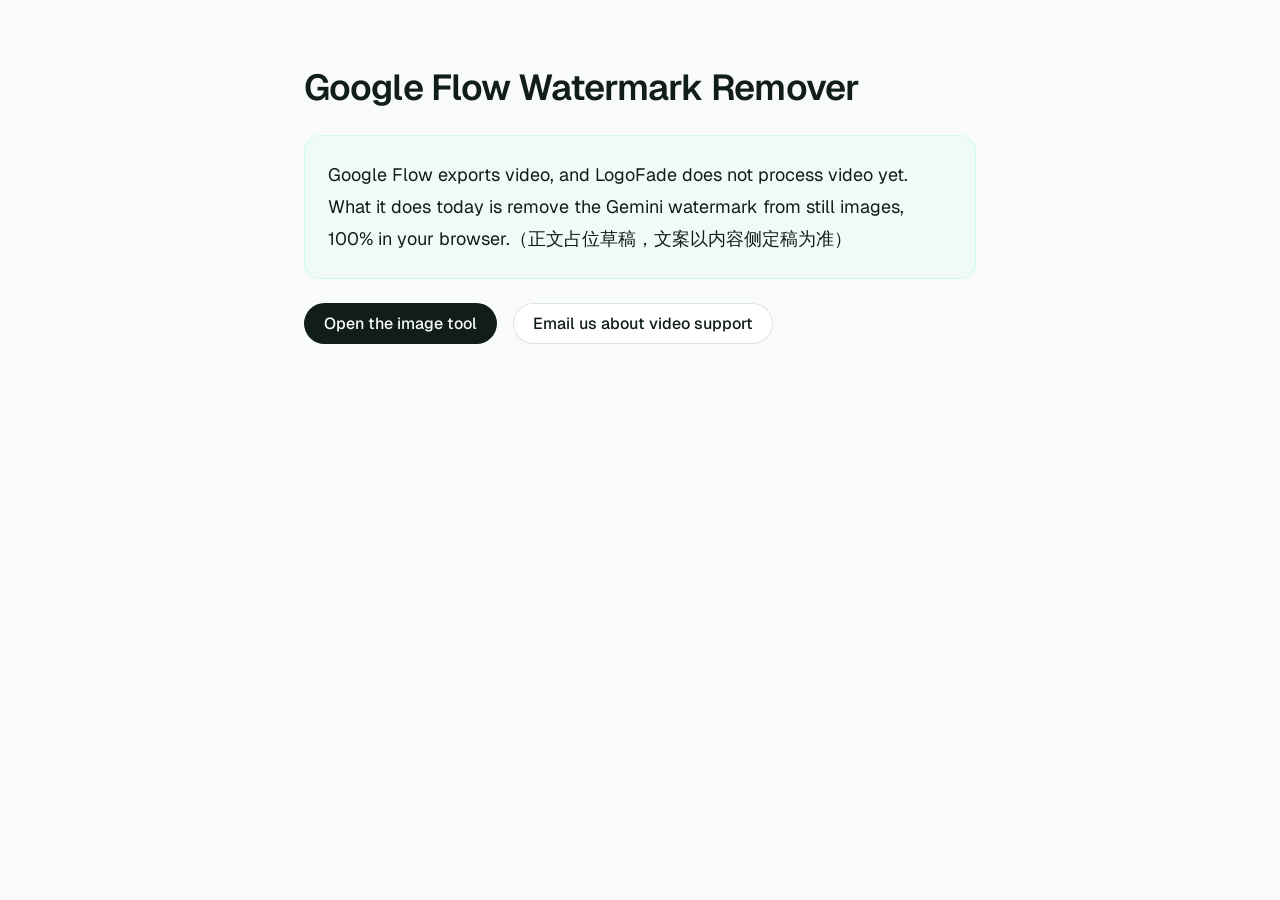
<file: design/google-flow-watermark-remover/body-sections/h1-hero/preview.html>
<!doctype html>
<html lang="en">
<head>
<meta charset="UTF-8" />
<meta name="viewport" content="width=device-width, initial-scale=1.0" />
<title>/google-flow-watermark-remover — H1 区预览（LogoFade）</title>
<link rel="preconnect" href="https://fonts.googleapis.com" />
<link rel="preconnect" href="https://fonts.gstatic.com" crossorigin />
<link href="https://fonts.googleapis.com/css2?family=Geist:wght@400;500;600&family=Geist+Mono:wght@400;500&display=swap" rel="stylesheet" />
<style>
  :root{ --background:#f9fbfa; --foreground:#111d1a; --muted:#576b66;
         --card:#fff; --border:#dce5e3; --teal-6:#6efcd90f; --teal-25:#6efcd940; }
  body{ background:var(--background); color:var(--foreground);
        font-family:"Geist",ui-sans-serif,system-ui,sans-serif;
        -webkit-font-smoothing:antialiased; margin:0; }
  .wrap{ max-width:672px; margin:0 auto; padding:40px 16px; }
  @media (min-width:640px){ .wrap{ padding:64px 24px; } }
  h1{ font-size:1.875rem; font-weight:600; letter-spacing:-0.025em; margin:0; }
  @media (min-width:640px){ h1{ font-size:2.25rem; } }
  .intro-card{ margin-top:24px; border-radius:1rem; background:var(--teal-6);
               padding:24px; box-shadow:inset 0 0 0 1px var(--teal-25); }
  .intro-card p{ margin:0; font-size:1.125rem; line-height:2rem; }
  .btn-row{ margin-top:24px; display:flex; flex-wrap:wrap; gap:16px; }
  .btn{ display:inline-flex; align-items:center; justify-content:center; gap:8px;
        border-radius:9999px; padding:10px 20px; font-size:1rem; font-weight:500;
        text-decoration:none; }
  .btn-primary{ background:var(--foreground); color:var(--background); }
  .btn-outline{ background:var(--card); color:var(--foreground);
                box-shadow:inset 0 0 0 1px var(--border); }
</style>
</head>
<body>
  <main class="wrap">
    <h1>Google Flow Watermark Remover</h1>
    <div class="intro-card">
      <p>Google Flow exports video, and LogoFade does not process video yet. What it does today is remove the Gemini watermark from still images, 100% in your browser.（正文占位草稿，文案以内容侧定稿为准）</p>
    </div>
    <div class="btn-row">
      <a class="btn btn-primary" href="/">Open the image tool</a>
      <a class="btn btn-outline" href="mailto:support@logofade.com">Email us about video support</a>
    </div>
  </main>
</body>
</html>
</file>
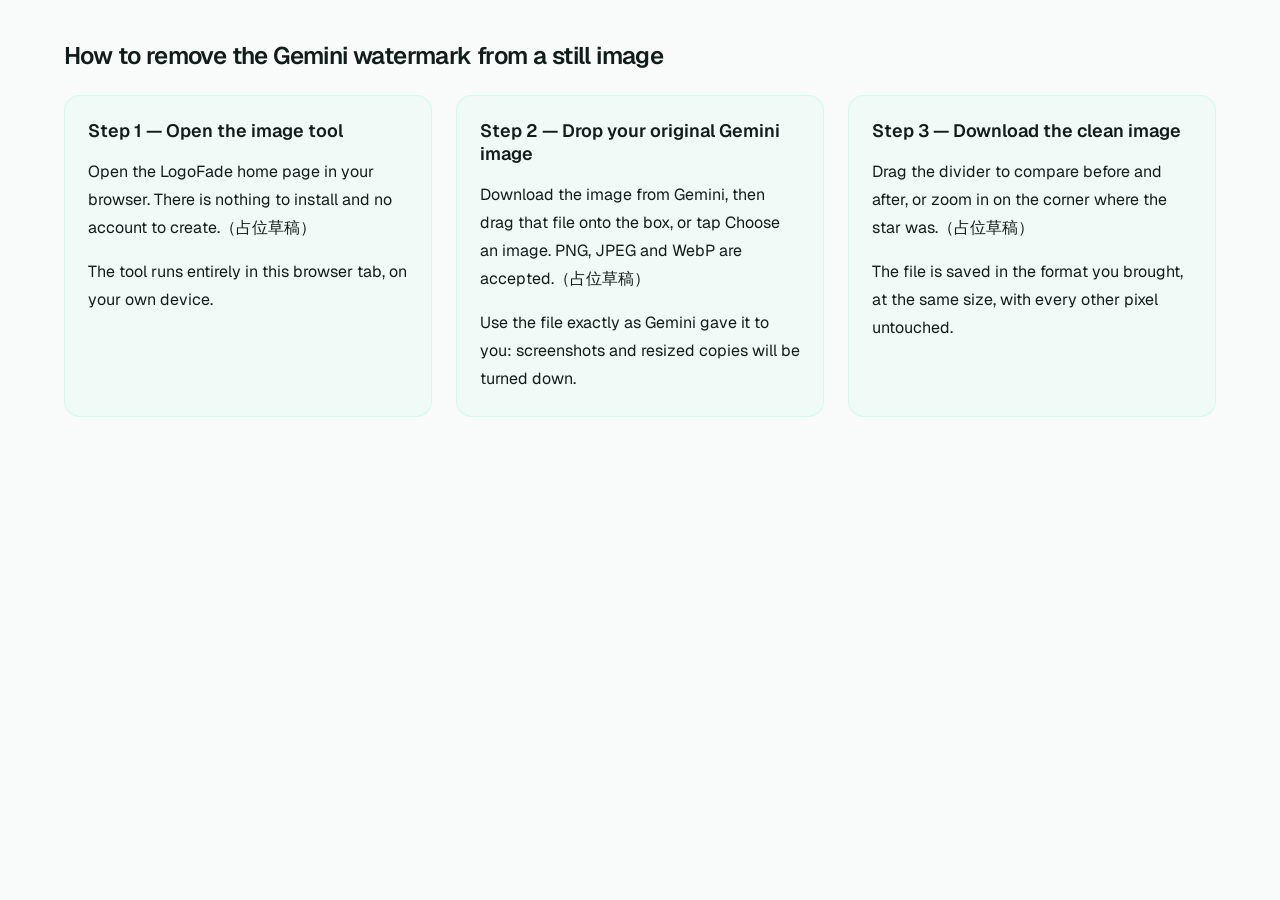
<file: design/google-flow-watermark-remover/body-sections/how-to/preview.html>
<!doctype html>
<html lang="en">
<head>
<meta charset="UTF-8" />
<meta name="viewport" content="width=device-width, initial-scale=1.0" />
<title>/google-flow-watermark-remover — How to 预览（LogoFade）</title>
<link rel="preconnect" href="https://fonts.googleapis.com" />
<link rel="preconnect" href="https://fonts.gstatic.com" crossorigin />
<link href="https://fonts.googleapis.com/css2?family=Geist:wght@400;500;600&display=swap" rel="stylesheet" />
<style>
  :root{ --background:#f9fbfa; --foreground:#111d1a; --teal-6:#6efcd90f; --teal-25:#6efcd940; }
  body{ background:var(--background); color:var(--foreground);
        font-family:"Geist",ui-sans-serif,system-ui,sans-serif;
        -webkit-font-smoothing:antialiased; margin:0; }
  .wrap{ max-width:1152px; margin:0 auto; padding:40px 16px; }
  h2{ font-size:1.5rem; font-weight:600; letter-spacing:-0.025em; margin:0; }
  ol{ margin:24px 0 0; padding:0; list-style:none; display:grid; gap:24px; }
  @media (min-width:1024px){ ol{ grid-template-columns:repeat(3,1fr); } }
  li{ border-radius:1rem; background:var(--teal-6); padding:24px;
      box-shadow:inset 0 0 0 1px var(--teal-25); }
  h3{ font-size:1.125rem; font-weight:600; margin:0; }
  li p{ line-height:1.75; margin:16px 0 0; }
</style>
</head>
<body>
  <main class="wrap">
    <section>
      <h2>How to remove the Gemini watermark from a still image</h2>
      <ol>
        <li>
          <h3>Step 1 — Open the image tool</h3>
          <p>Open the LogoFade home page in your browser. There is nothing to install and no account to create.（占位草稿）</p>
          <p>The tool runs entirely in this browser tab, on your own device.</p>
        </li>
        <li>
          <h3>Step 2 — Drop your original Gemini image</h3>
          <p>Download the image from Gemini, then drag that file onto the box, or tap Choose an image. PNG, JPEG and WebP are accepted.（占位草稿）</p>
          <p>Use the file exactly as Gemini gave it to you: screenshots and resized copies will be turned down.</p>
        </li>
        <li>
          <h3>Step 3 — Download the clean image</h3>
          <p>Drag the divider to compare before and after, or zoom in on the corner where the star was.（占位草稿）</p>
          <p>The file is saved in the format you brought, at the same size, with every other pixel untouched.</p>
        </li>
      </ol>
    </section>
  </main>
</body>
</html>
</file>
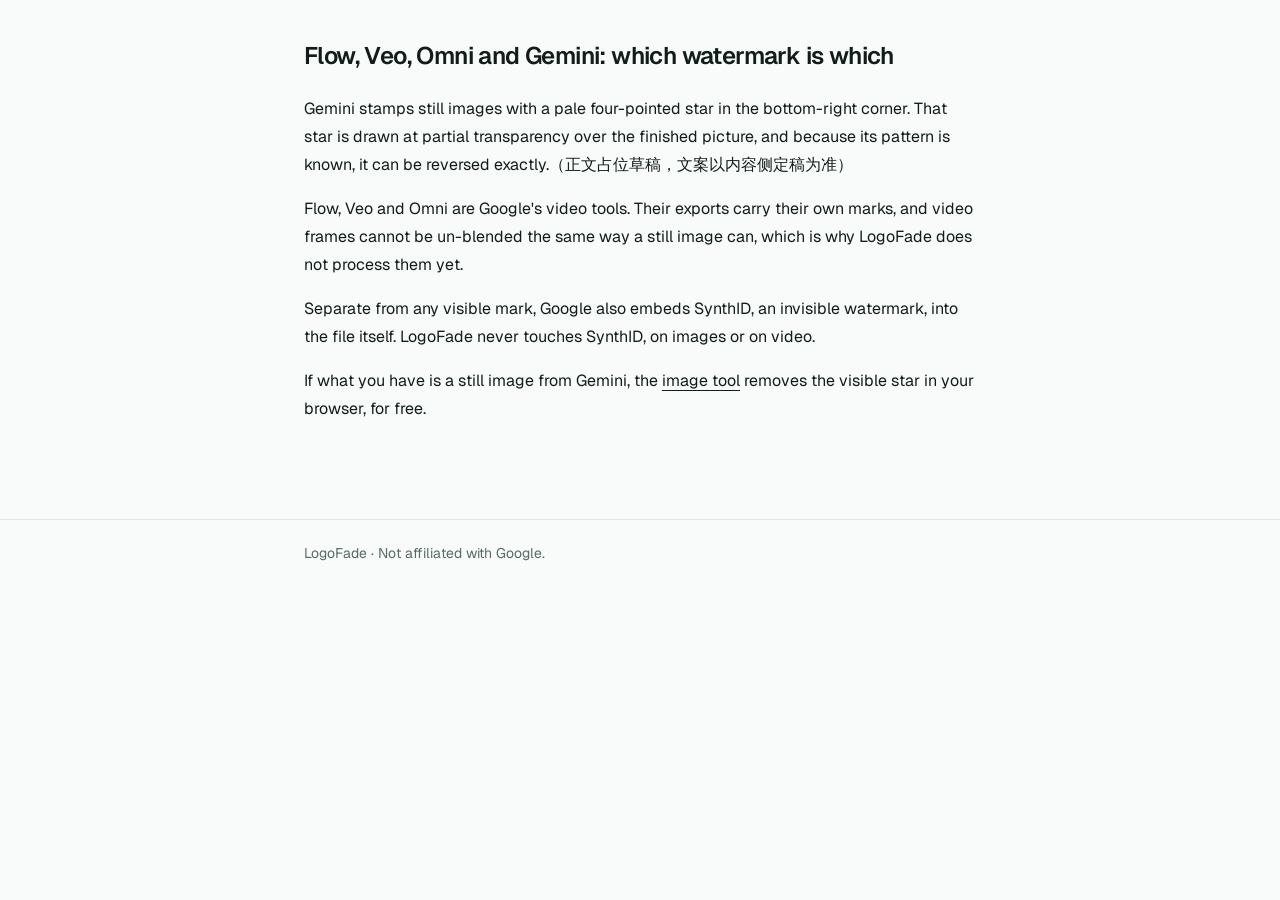
<file: design/google-flow-watermark-remover/body-sections/prose/preview.html>
<!doctype html>
<html lang="en">
<head>
<meta charset="UTF-8" />
<meta name="viewport" content="width=device-width, initial-scale=1.0" />
<title>/google-flow-watermark-remover — Prose 预览（LogoFade）</title>
<link rel="preconnect" href="https://fonts.googleapis.com" />
<link rel="preconnect" href="https://fonts.gstatic.com" crossorigin />
<link href="https://fonts.googleapis.com/css2?family=Geist:wght@400;500;600&display=swap" rel="stylesheet" />
<style>
  :root{ --background:#f9fbfa; --foreground:#111d1a; --muted:#576b66; }
  body{ background:var(--background); color:var(--foreground);
        font-family:"Geist",ui-sans-serif,system-ui,sans-serif;
        -webkit-font-smoothing:antialiased; margin:0; }
  .wrap{ max-width:672px; margin:0 auto; padding:40px 16px; }
  h2{ font-size:1.5rem; font-weight:600; letter-spacing:-0.025em; margin:0; }
  .body p{ line-height:1.75; margin:16px 0 0; }
  .body p:first-child{ margin-top:24px; }
  a{ text-decoration:underline; text-underline-offset:4px; color:inherit; }
  footer{ margin-top:56px; border-top:1px solid #e4e4e7; }
  .foot-row{ max-width:672px; margin:0 auto; padding:24px 16px;
             font-size:0.875rem; color:var(--muted); }
</style>
</head>
<body>
  <main class="wrap">
    <section>
      <h2>Flow, Veo, Omni and Gemini: which watermark is which</h2>
      <div class="body">
        <p>Gemini stamps still images with a pale four-pointed star in the bottom-right corner. That star is drawn at partial transparency over the finished picture, and because its pattern is known, it can be reversed exactly.（正文占位草稿，文案以内容侧定稿为准）</p>
        <p>Flow, Veo and Omni are Google's video tools. Their exports carry their own marks, and video frames cannot be un-blended the same way a still image can, which is why LogoFade does not process them yet.</p>
        <p>Separate from any visible mark, Google also embeds SynthID, an invisible watermark, into the file itself. LogoFade never touches SynthID, on images or on video.</p>
        <p>If what you have is a still image from Gemini, the <a href="/">image tool</a> removes the visible star in your browser, for free.</p>
      </div>
    </section>
  </main>
  <footer>
    <div class="foot-row">LogoFade · Not affiliated with Google.</div>
  </footer>
</body>
</html>
</file>
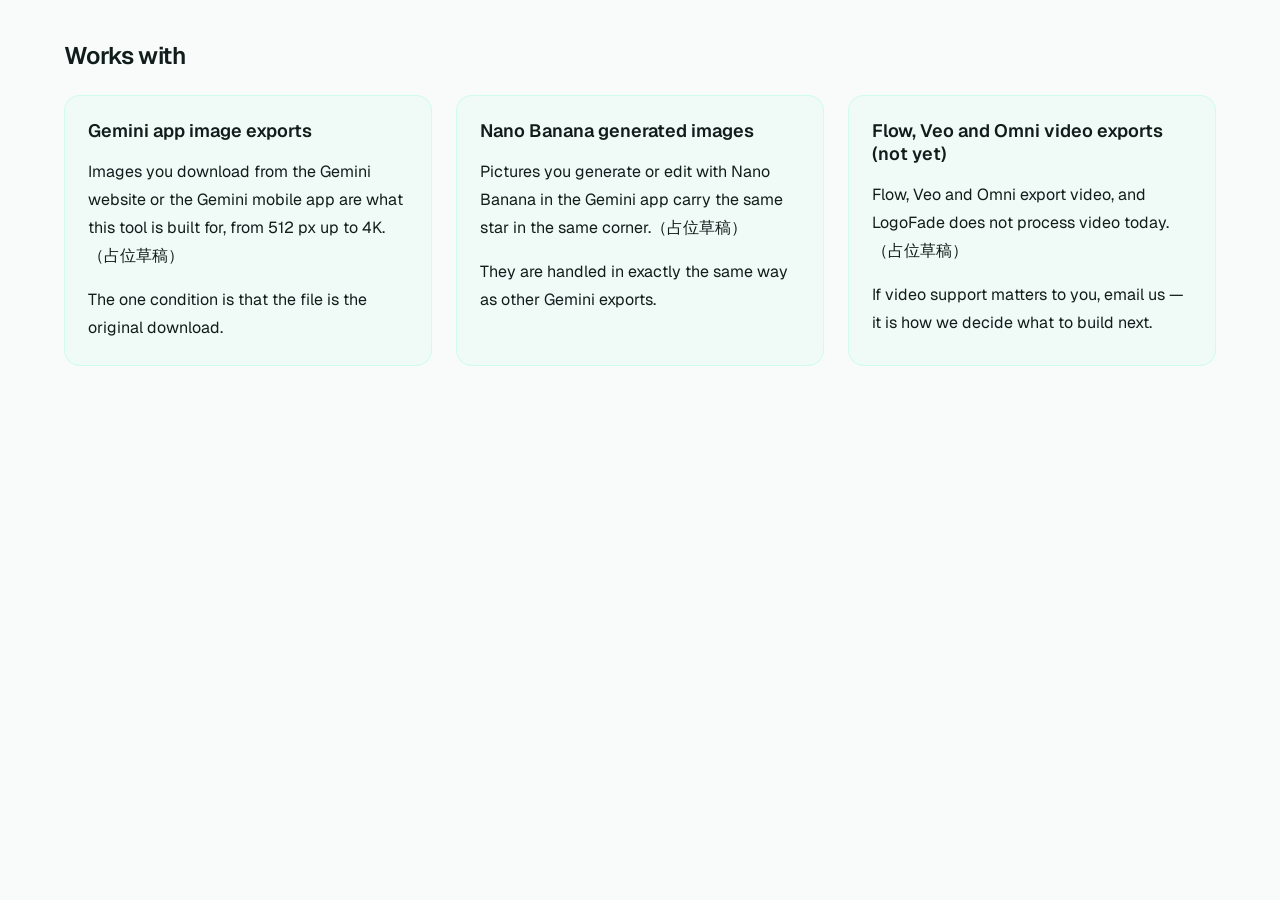
<file: design/google-flow-watermark-remover/body-sections/works-with/preview.html>
<!doctype html>
<html lang="en">
<head>
<meta charset="UTF-8" />
<meta name="viewport" content="width=device-width, initial-scale=1.0" />
<title>/google-flow-watermark-remover — Works with 预览（LogoFade）</title>
<link rel="preconnect" href="https://fonts.googleapis.com" />
<link rel="preconnect" href="https://fonts.gstatic.com" crossorigin />
<link href="https://fonts.googleapis.com/css2?family=Geist:wght@400;500;600&display=swap" rel="stylesheet" />
<style>
  :root{ --background:#f9fbfa; --foreground:#111d1a; --teal-6:#6efcd90f; --teal-25:#6efcd940; }
  body{ background:var(--background); color:var(--foreground);
        font-family:"Geist",ui-sans-serif,system-ui,sans-serif;
        -webkit-font-smoothing:antialiased; margin:0; }
  .wrap{ max-width:1152px; margin:0 auto; padding:40px 16px; }
  h2{ font-size:1.5rem; font-weight:600; letter-spacing:-0.025em; margin:0; }
  ul.cards{ margin:24px 0 0; padding:0; list-style:none; display:grid; gap:24px; }
  @media (min-width:1024px){ ul.cards{ grid-template-columns:repeat(3,1fr); } }
  ul.cards > li{ border-radius:1rem; background:var(--teal-6); padding:24px;
      box-shadow:inset 0 0 0 1px var(--teal-25); }
  h3{ font-size:1.125rem; font-weight:600; margin:0; }
  ul.cards p{ line-height:1.75; margin:16px 0 0; }
</style>
</head>
<body>
  <main class="wrap">
    <section>
      <h2>Works with</h2>
      <ul class="cards">
        <li>
          <h3>Gemini app image exports</h3>
          <p>Images you download from the Gemini website or the Gemini mobile app are what this tool is built for, from 512 px up to 4K.（占位草稿）</p>
          <p>The one condition is that the file is the original download.</p>
        </li>
        <li>
          <h3>Nano Banana generated images</h3>
          <p>Pictures you generate or edit with Nano Banana in the Gemini app carry the same star in the same corner.（占位草稿）</p>
          <p>They are handled in exactly the same way as other Gemini exports.</p>
        </li>
        <li>
          <h3>Flow, Veo and Omni video exports (not yet)</h3>
          <p>Flow, Veo and Omni export video, and LogoFade does not process video today.（占位草稿）</p>
          <p>If video support matters to you, email us — it is how we decide what to build next.</p>
        </li>
      </ul>
    </section>
  </main>
</body>
</html>
</file>
